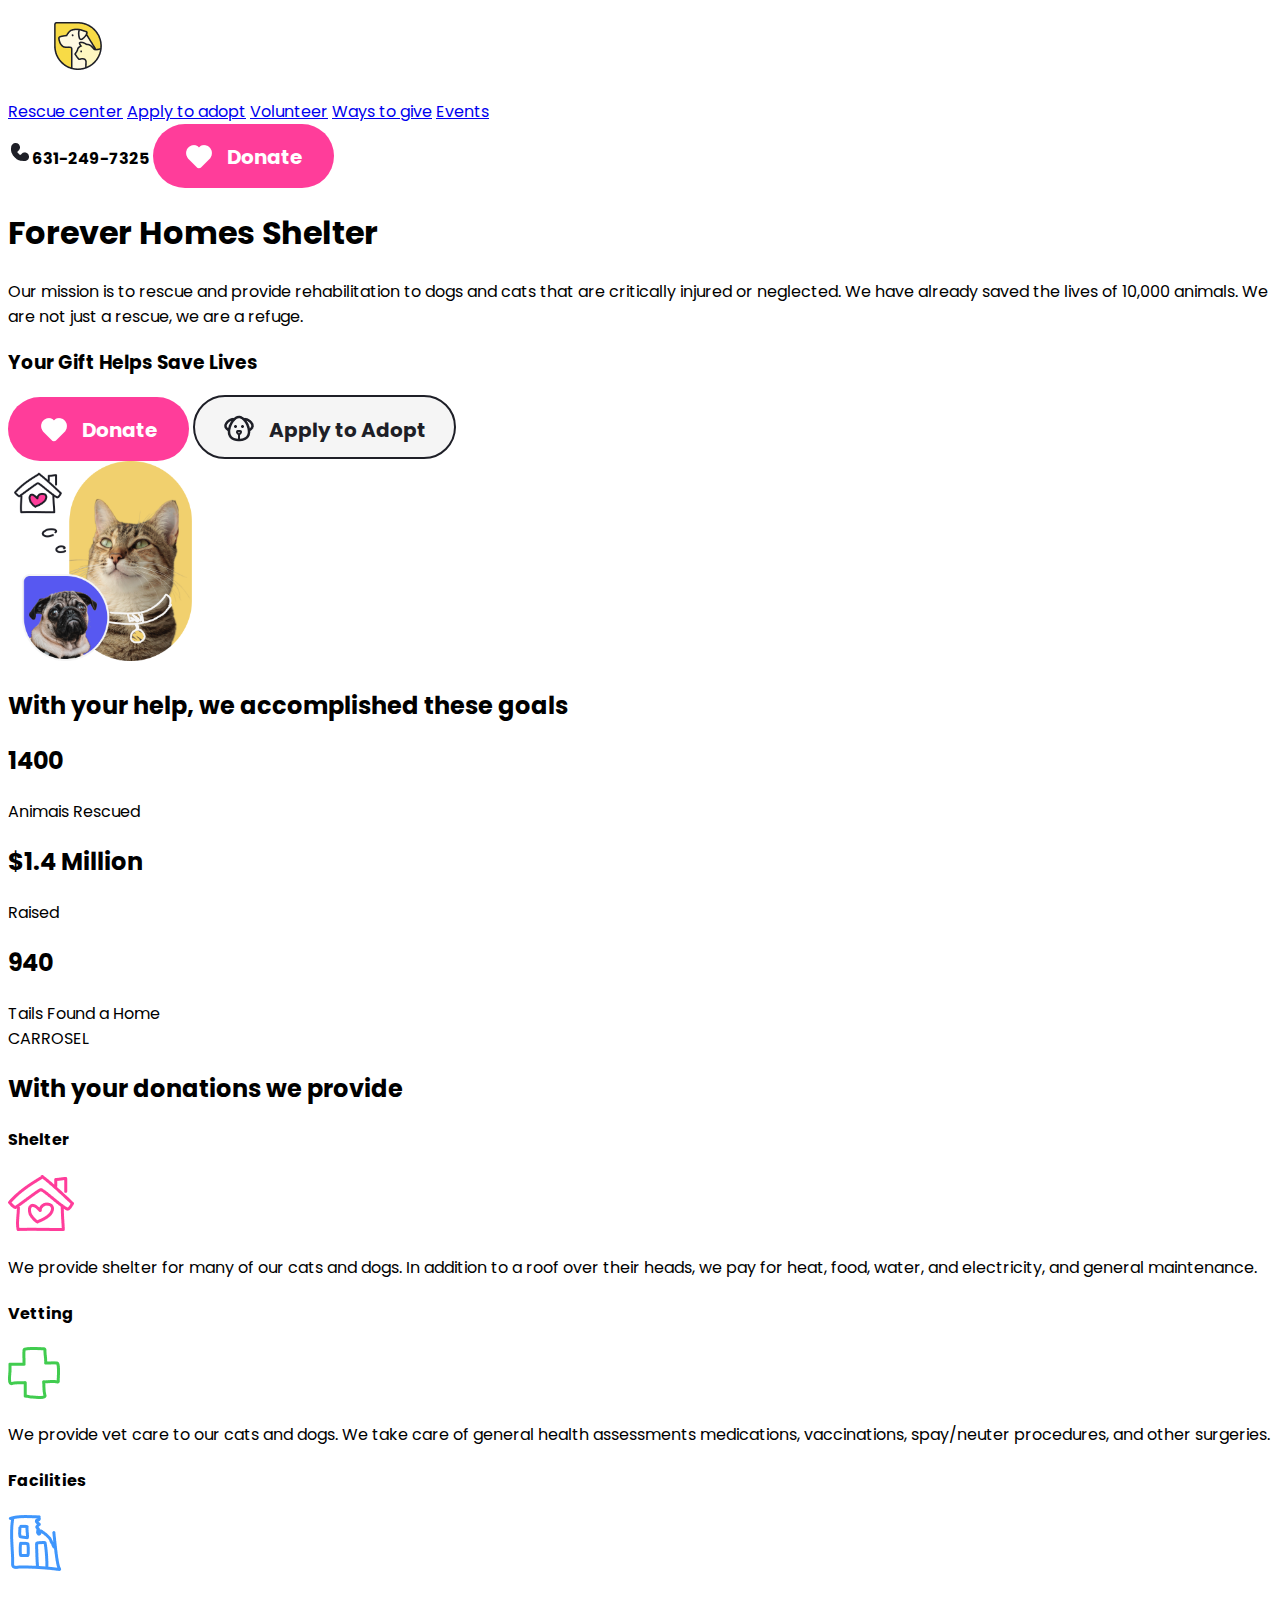
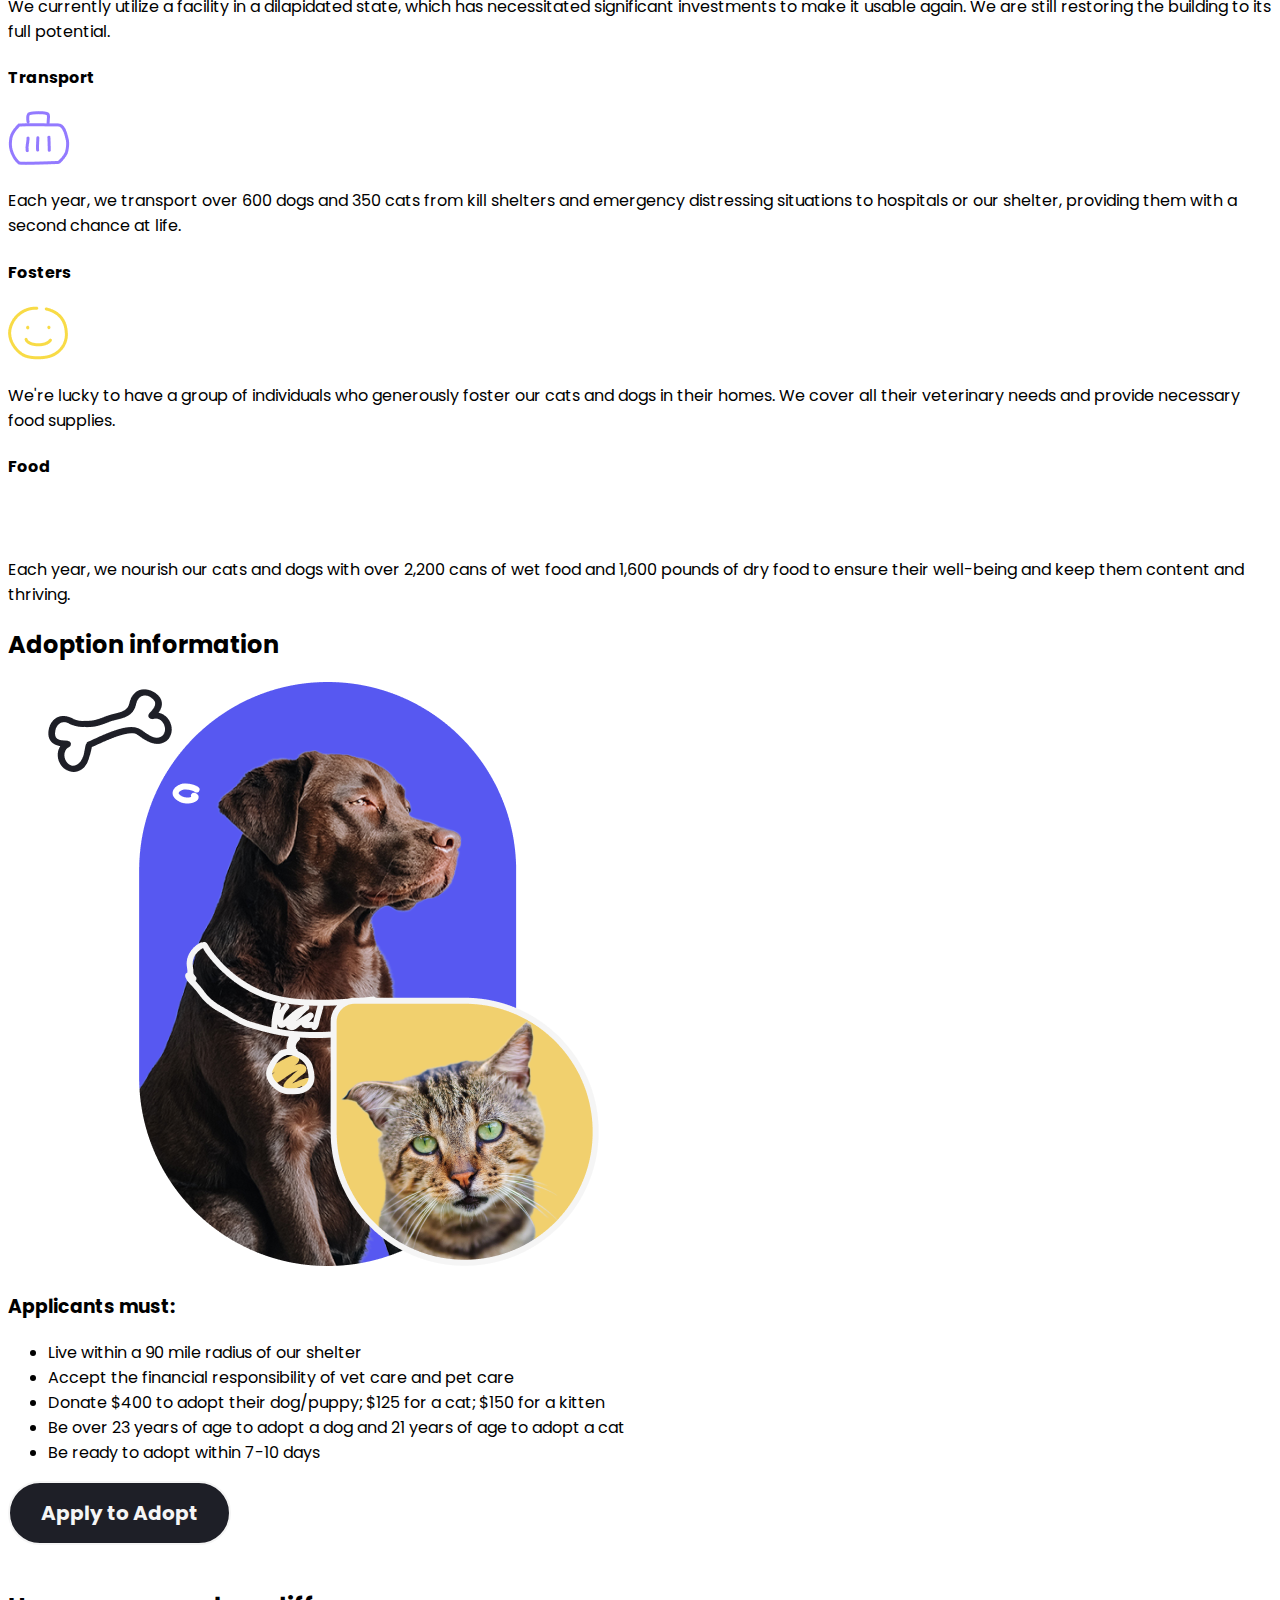
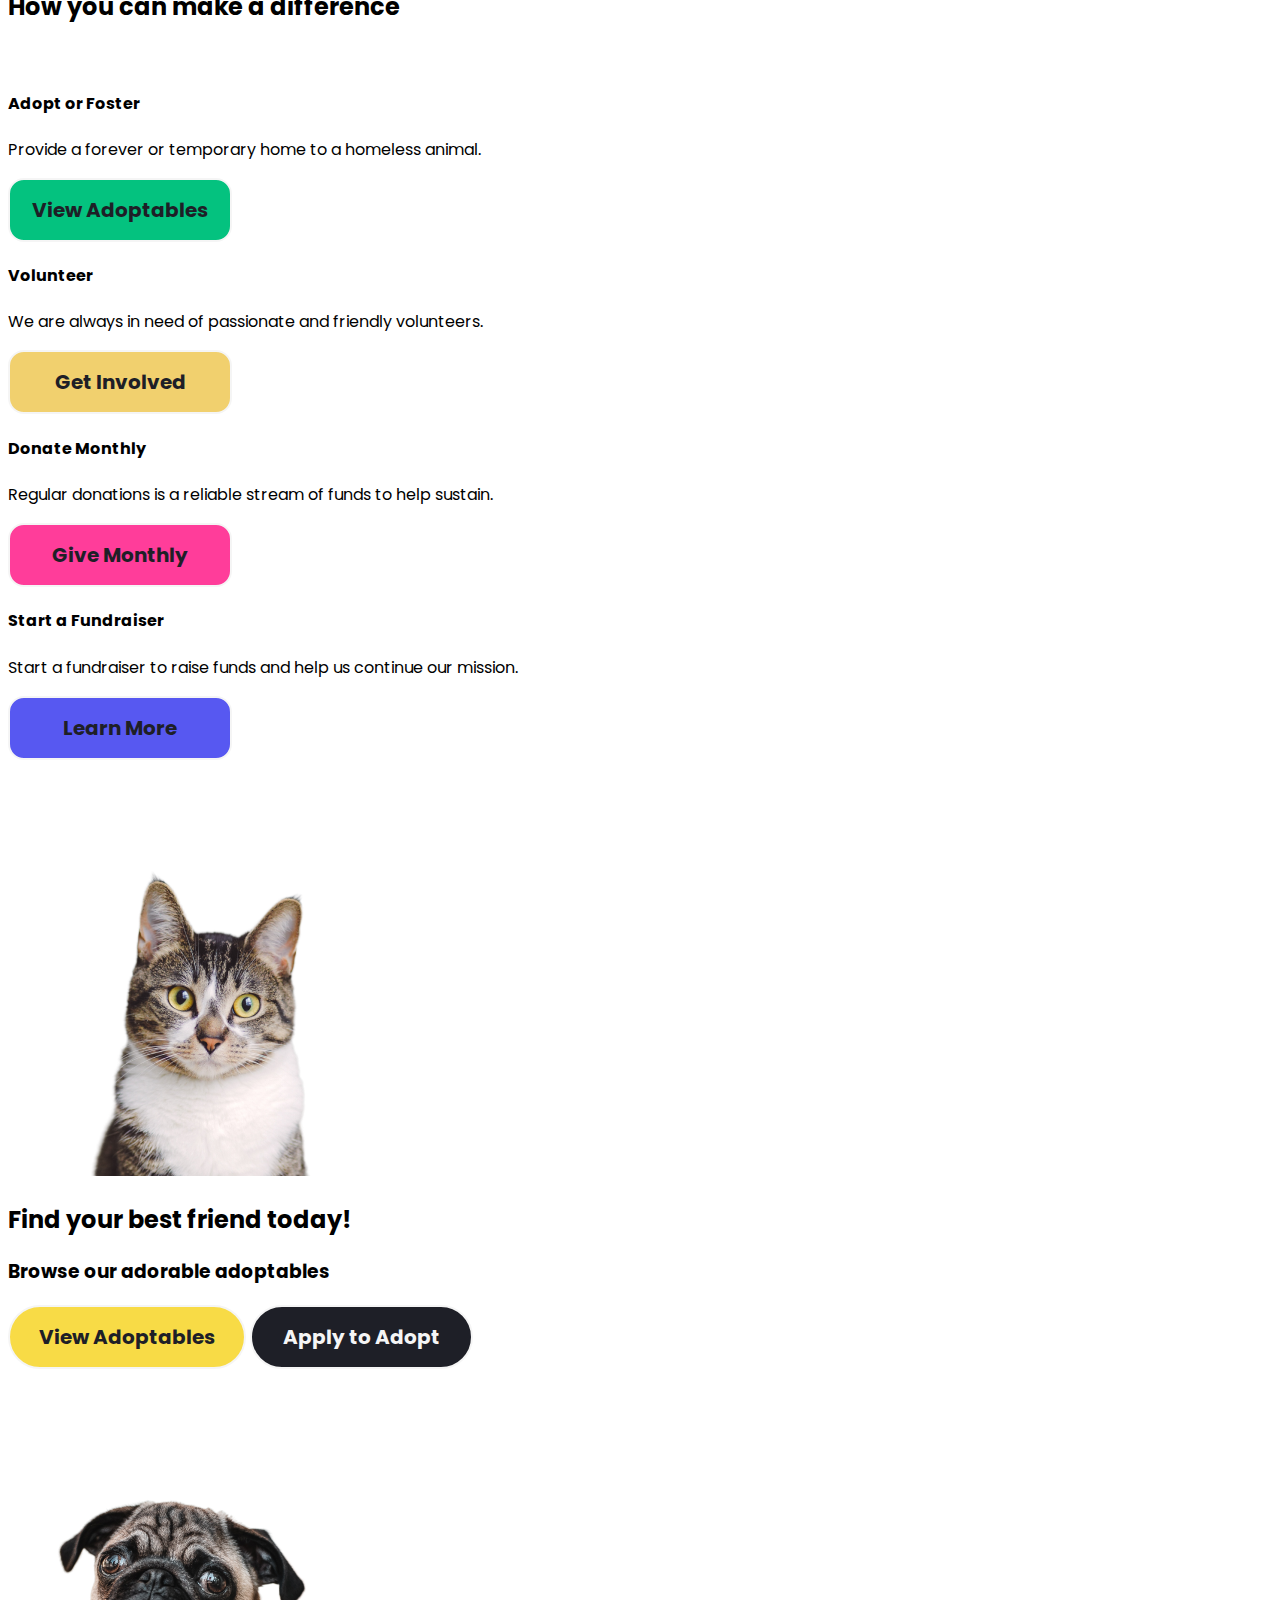
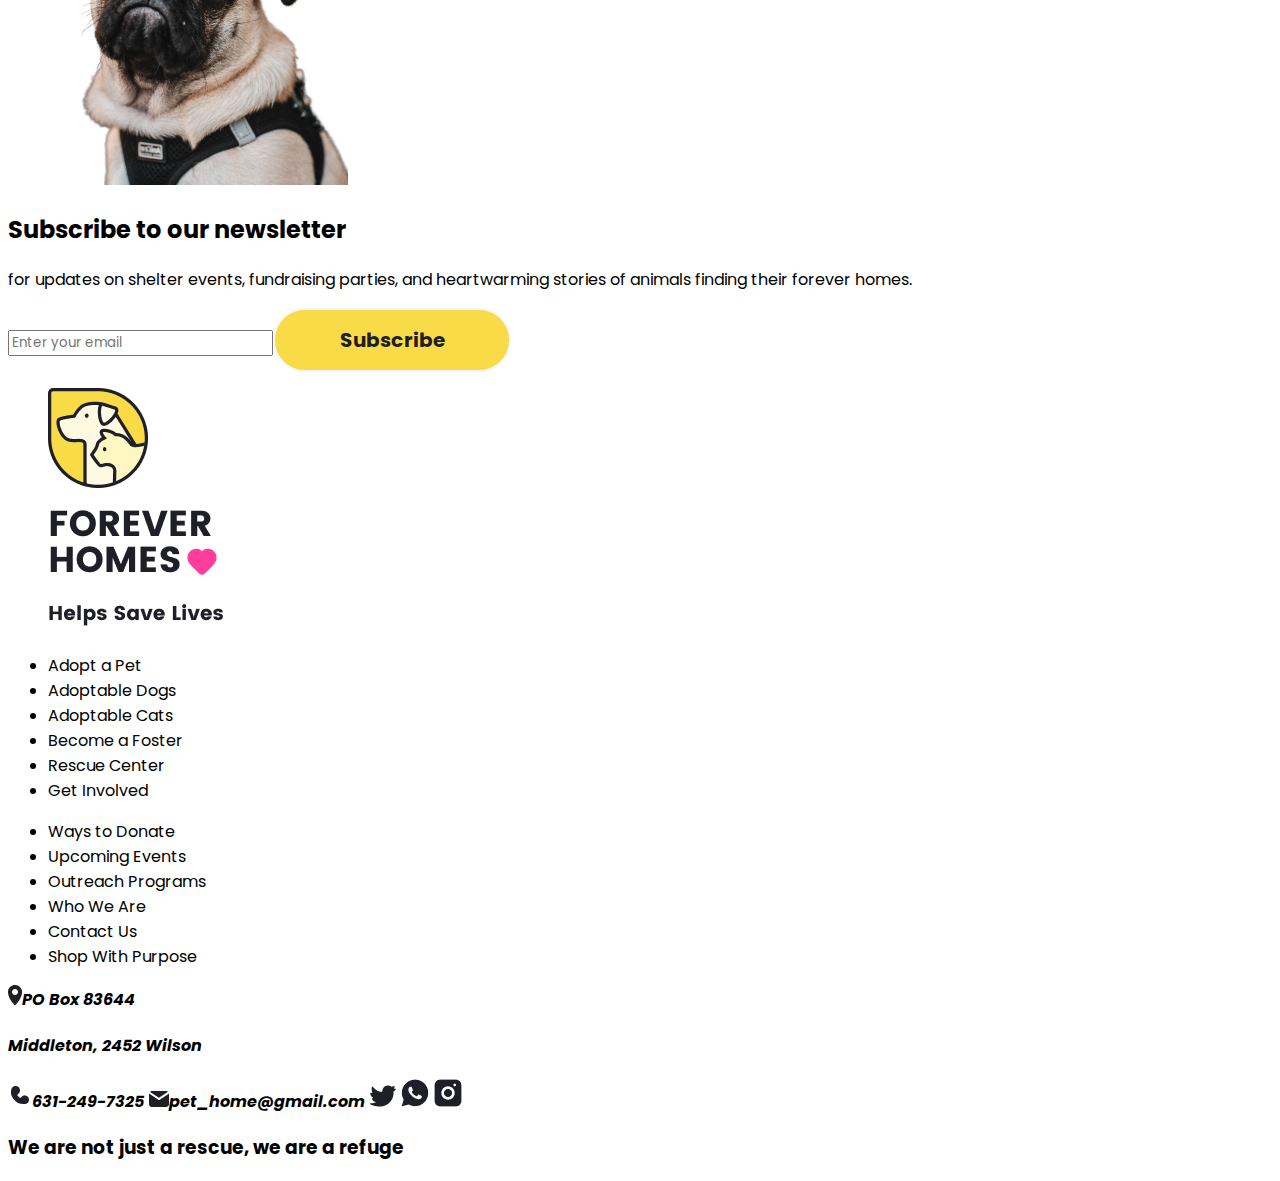
<file: ForeverHomesShelter/home/index.html>
<!DOCTYPE html>
<html>
    <head>
        <title>Forever Homes Shelter</title>
        <meta charset="UTF-8" />
        <meta name="viewport" content="width=device-width, initial-scale=1.0">
        <link rel="preconnect" href="https://fonts.googleapis.com">
        <link rel="preconnect" href="https://fonts.gstatic.com" crossorigin>
        <link href="https://fonts.googleapis.com/css2?family=Montserrat:wght@200&family=Poppins:ital,wght@0,200;1,100&display=swap" rel="stylesheet">
        <link rel="stylesheet" href="css/stylehome.css">
    </head>
    <body>
        <header>
            <figure class="logotipo">
                <img src="img/png/logo.png" alt="logotipo forever homes shelter"/>
            </figure>
            <nav>
                <a class="menuHeader" href="#">Rescue center</a> 
                <a class="menuHeader" href="#">Apply to adopt</a>
                <a class="menuHeader" href="#">Volunteer</a>
                <a class="menuHeader" href="#">Ways to give</a>
                <a class="menuHeader" href="#">Events</a>
            </nav>
            <aside>
                <img class="telefone" src="img/png/telefone.png" alt="telefone"/><h4 class="telefone">631-249-7325</h4>
                <button class="botaoDonate"><img class="iconeCoracao" src="img/png/coracao.png"/>Donate</button>
            </aside>
        </header>
        <main>
            <section>
                <h1>Forever Homes Shelter</h1>
                <p>
                    Our mission is to rescue and provide 
                    rehabilitation to dogs and cats that are 
                    critically injured or neglected. We have 
                    already saved the lives of 10,000 
                    animals. We are not just a rescue, we 
                    are a refuge.
                </p>
                <h3>Your Gift Helps Save Lives</h3>
                <button class="botaoDonate"><img class="iconeCoracao" src="img/png/coracao.png"/>Donate</button>
                <button class="botaoIconApplyToAdopt"><img class="iconeCao" src="img/png/iconeCao.png"/>Apply to Adopt</button>
            </section>
            <section class="caoGatoCasa">
                <img src="img/cao_gato_casa.png" height="200"/>
            </section>
        </main>
        <main>
            <h2>With your help, we accomplished these goals</h2>
            <section><h2>1400</h2><h4></h4>Animais Rescued</section>
            <section><h2>$1.4 Million</h2><h4></h4>Raised</section>
            <section><h2>940</h2><h4></h4>Tails Found a Home</section>
            <section>CARROSEL</section>
        </main>
        <main>
            <h2>With your donations we provide</h2>
            <section>
                <section>
                    <h4>Shelter</h4>
                    <img src="img/png/casinha.png">
                    <p>We provide shelter for many of our cats and dogs. In addition to a roof over their heads, we pay for heat, food, water, and electricity, and general maintenance.</p>
                </section>
                <section>
                    <h4>Vetting</h4>
                    <img src="img/png/cruz.png">
                    <p>We provide vet care to our cats and dogs. We take care of general health assessments medications, vaccinations, spay/neuter procedures, and other surgeries.</p>
                </section>
                <section>
                    <h4>Facilities</h4>
                    <img src="img/png/edificio.png">
                    <p>We currently utilize a facility in a dilapidated state, which has necessitated significant investments to make it usable again. We are still restoring the building to its full potential.</p>
                </section>
                <section>
                    <h4>Transport</h4>
                    <img src="img/png/cestinho.png">
                    <p>Each year, we transport over 600 dogs and 350 cats from kill shelters and emergency distressing situations to hospitals or our shelter, providing them with a second chance at life.</p>
                </section>
                <section>
                    <h4>Fosters</h4>
                    <img src="img/png/carinha.png">
                    <p>We're lucky to have a group of individuals who generously foster our cats and dogs in their homes. We cover all their veterinary needs and provide necessary food supplies.</p>
                </section>
                <section>
                    <h4>Food</h4>
                    <img src="img/png/ossinho.png">
                    <p>Each year, we nourish our  cats and dogs with over 2,200 cans of wet food and 1,600 pounds of dry food to ensure their well-being and keep them content and thriving.</p>
                </section>
            </section>
        </main>
        <main>
            <h2>Adoption information</h2>
            <figure>
                <img src="img/png/imgInfoAdocao.png">
            </figure>
            <section>
                <h3>Applicants must:</h3>
                <ul>
                    <li>Live within a 90 mile radius of our shelter</li>
                    <li>Accept the financial responsibility of vet care and pet care</li>
                    <li>Donate $400 to adopt their dog/puppy; $125 for a cat; $150 for a kitten</li>
                    <li>Be over 23 years of age to adopt a dog and 21 years of age to adopt a cat</li>
                    <li>Be ready to adopt within 7-10 days</li>
                </ul>
                <button class="botaoApplyToAdopt">Apply to Adopt</button>
            </section>
        </main>
        <main>
            <section>
                <img><h2>How you can make a difference</h2><img>
            </section>
            <section>
                <section>
                    <h4>Adopt or Foster</h4>
                    <p>Provide a forever or temporary home to a homeless animal.</p>    
                    <button class="botaoRaio16GetInvolved">View Adoptables</button>
                </section>
                <section>
                    <h4>Volunteer</h4>
                    <p>We are always in need of passionate and friendly volunteers.</p>    
                    <button class="botaoGetInvolved">Get Involved</button>
                </section>
                <section>
                    <h4>Donate Monthly</h4>
                    <p>Regular donations is a reliable stream of funds to help sustain.</p>    
                    <button class="botaoGiveMonthly">Give Monthly</button>
                </section>
                <section>
                    <h4>Start a Fundraiser</h4>
                    <p>Start a fundraiser to raise funds and help us continue our mission.</p>    
                    <button class="botaoLearnMore">Learn More</button>
                </section>
            </section>
        </main>
        <main>
            <figure>
                <img src="img/png/Cat-Img.png">
            </figure>
            <section>
                <h2>Find your best friend today!</h2>
                <h3>Browse our adorable adoptables</h3>
                <button class="botaoViewAdoptables">View Adoptables</button>
                <button class="botaoApplyToAdopt">Apply to Adopt</button>
            </section>
            <figure>
                <img src="img/png/Dog_Img.png">
            </figure>
        </main>
        <main>
            <section>
                <h2>Subscribe to our newsletter</h2>
                <p>for updates on shelter events, fundraising parties, and heartwarming stories of animals finding their forever homes.</p>
                <input type="email" placeholder="Enter your email"><button class="botaoSubscribe">Subscribe</button>
            </section>
        </main>
        <footer>
            <figure><img src="img/png/logoFooter.png"></figure>
            <section>
                <ul>
                    <li>Adopt a Pet</li>
                    <li>Adoptable Dogs</li>
                    <li>Adoptable Cats</li>
                    <li>Become a Foster</li>
                    <li>Rescue Center</li>
                    <li>Get Involved</li>
                </ul>
            </section>
            <section>
                <ul>
                    <li>Ways to Donate</li>
                    <li>Upcoming Events</li>
                    <li>Outreach Programs</li>
                    <li>Who We Are</li>
                    <li>Contact Us</li>
                    <li>Shop With Purpose</li>
                </ul>
            </section>
            <address>
                <img class="telefone" src="img/png/iconeLocal.png" alt="local"/><h4 class="telefone">PO Box 83644</h4>
                <h4>Middleton, 2452 Wilson</h4>
                <img class="telefone" src="img/png/telefone.png" alt="telefone"/><h4 class="telefone">631-249-7325</h4>
                <img class="telefone" src="img/png/iconeEmail.png" alt="email"/><h4 class="telefone">pet_home@gmail.com</h4>
                <img class="telefone" src="img/png/iconeTwitter.png" alt="iconeTwitter"/>
                <img class="telefone" src="img/png/iconeWhatsApp.png" alt="iconeWhatsApp"/>
                <img class="telefone" src="img/png/iconeInstagram.png" alt="iconeInstagram"/>
            </address>
        </footer>
        <section>
            <H3>​We are not just a rescue, we are a refuge</H3>
        </section>
    </body>
</html>
</file>
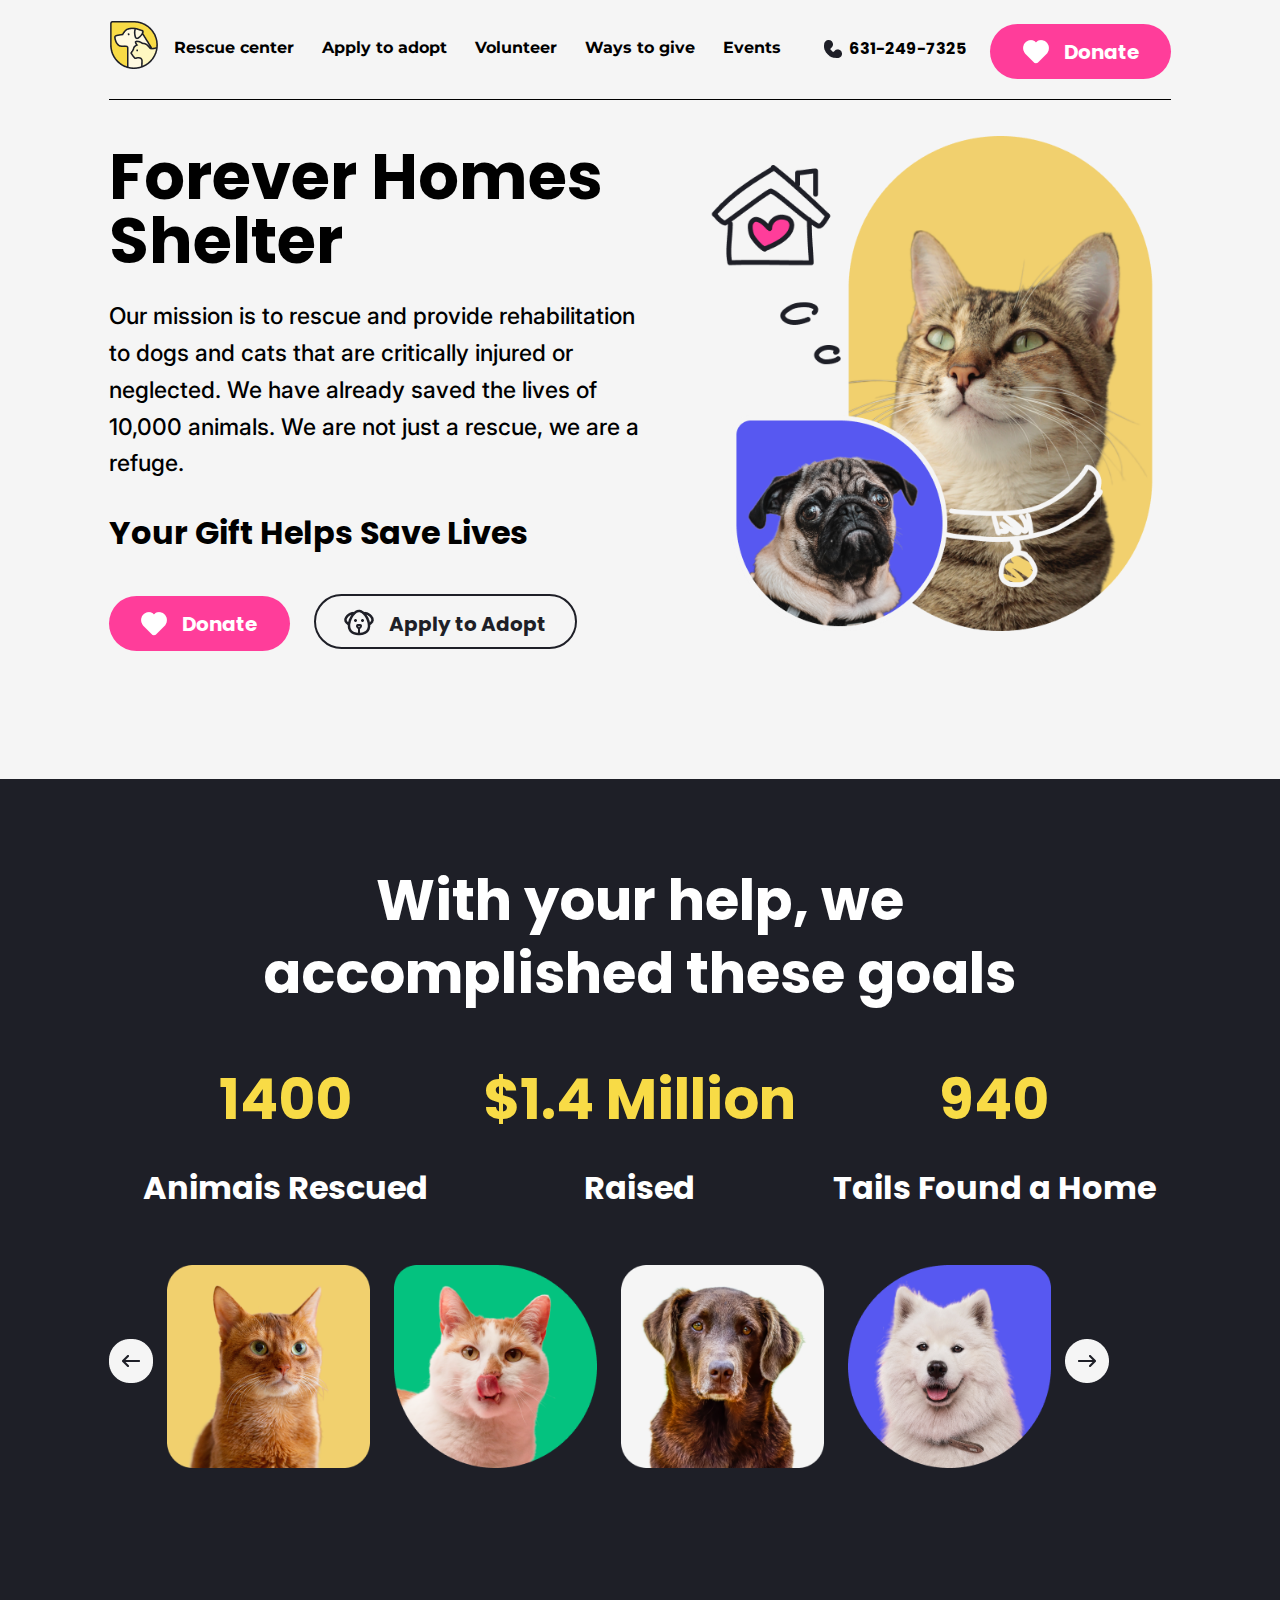
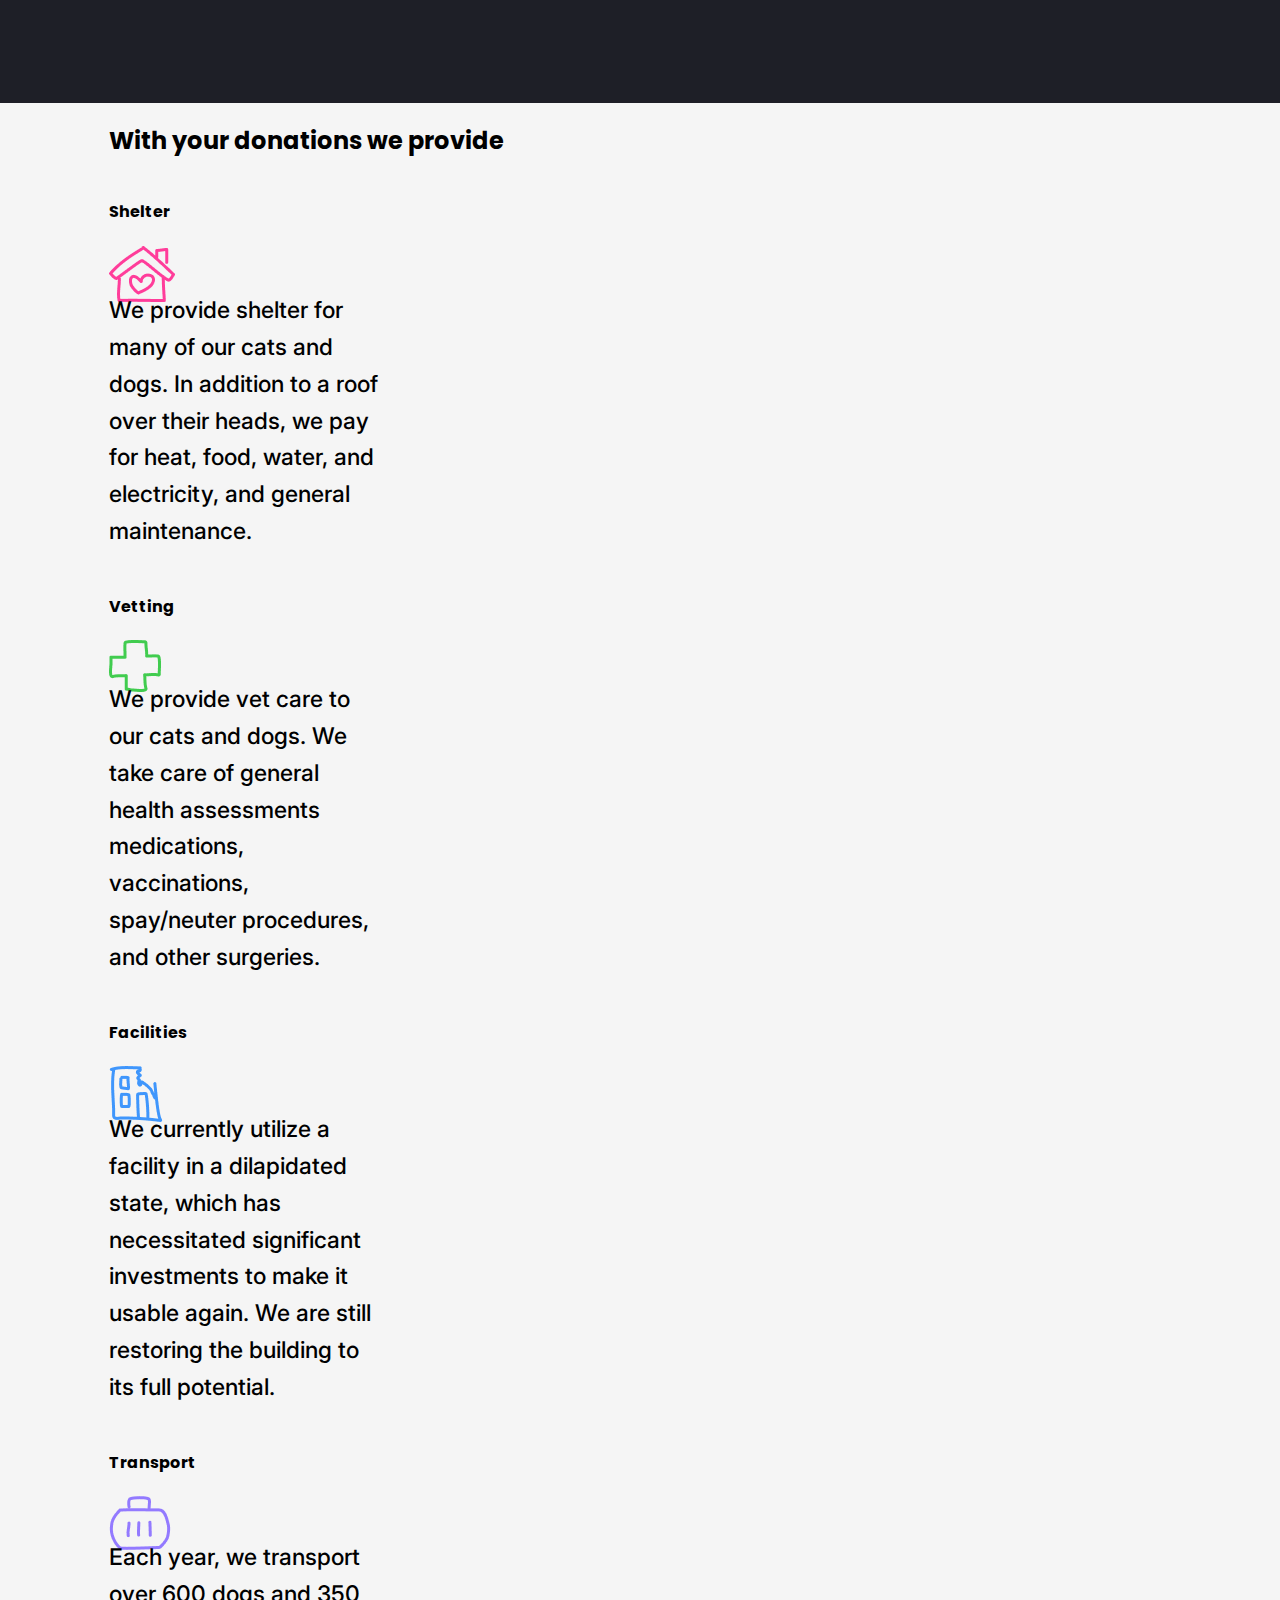
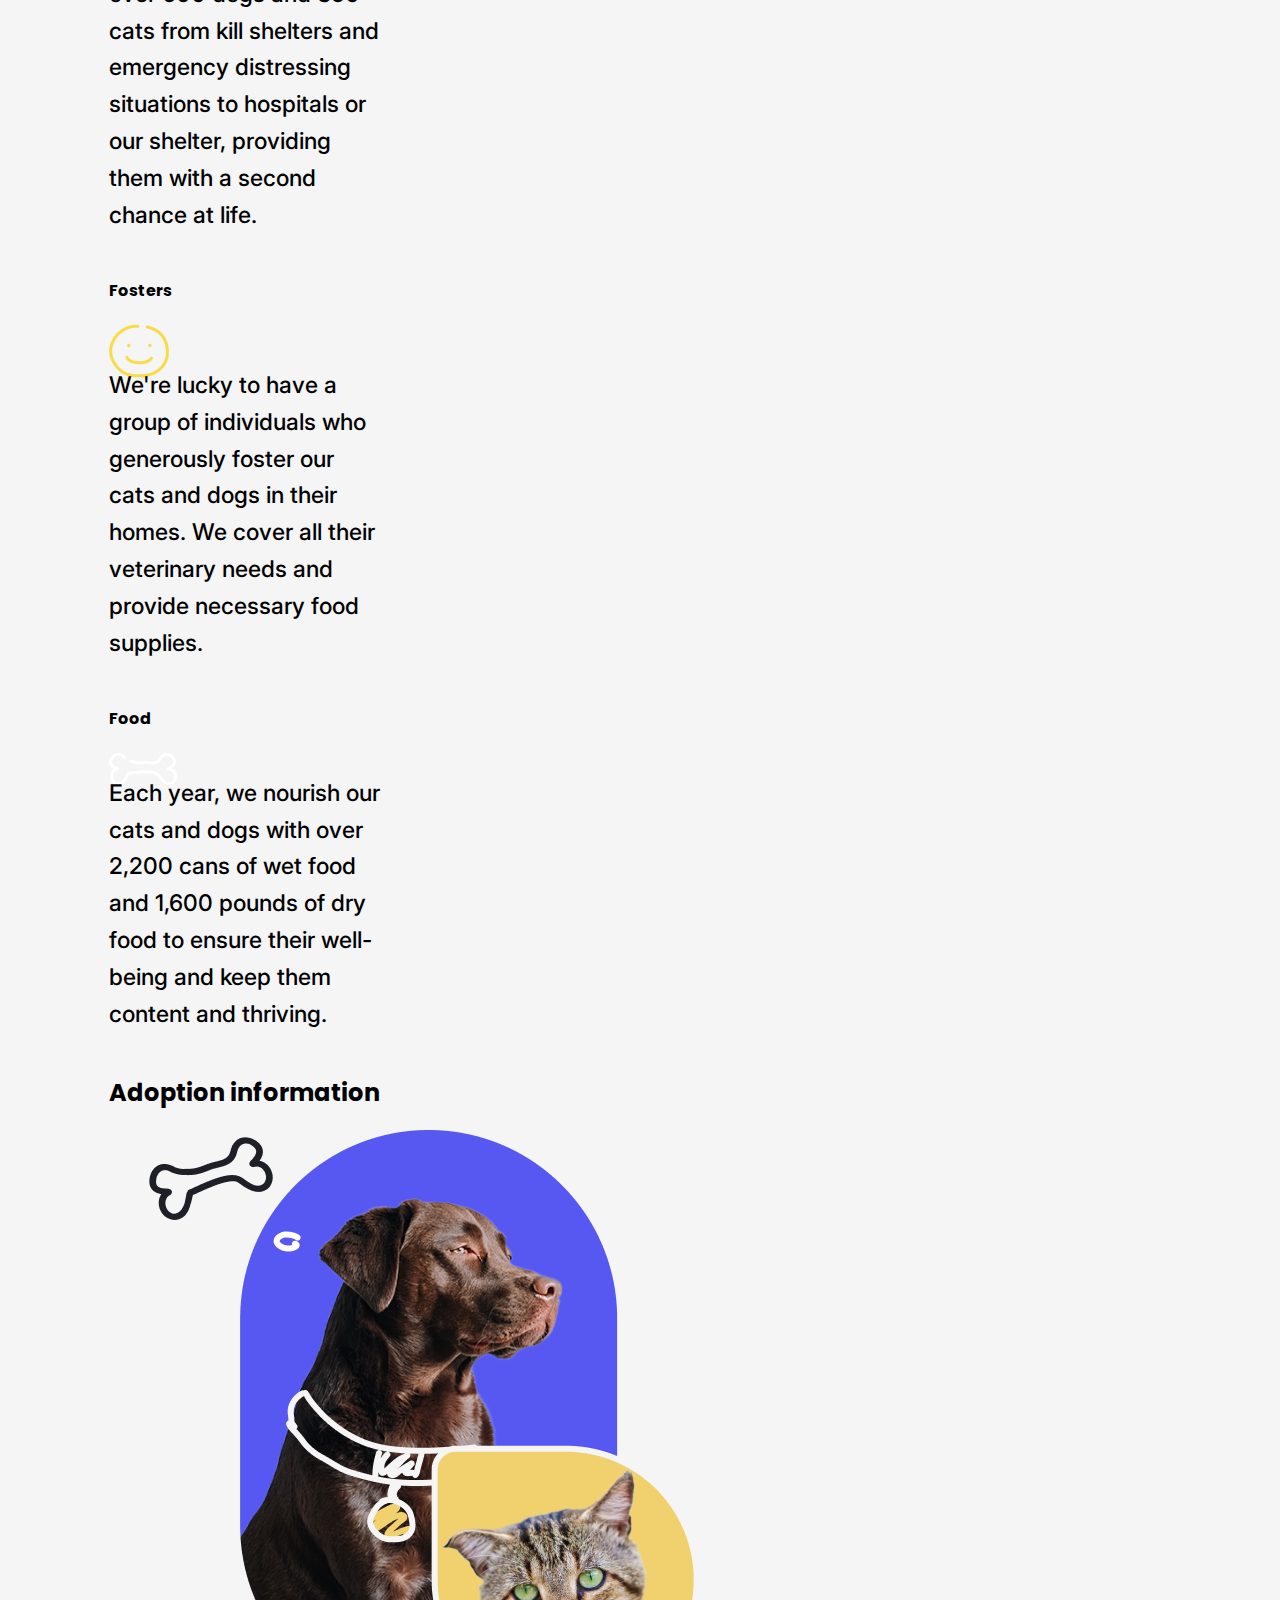
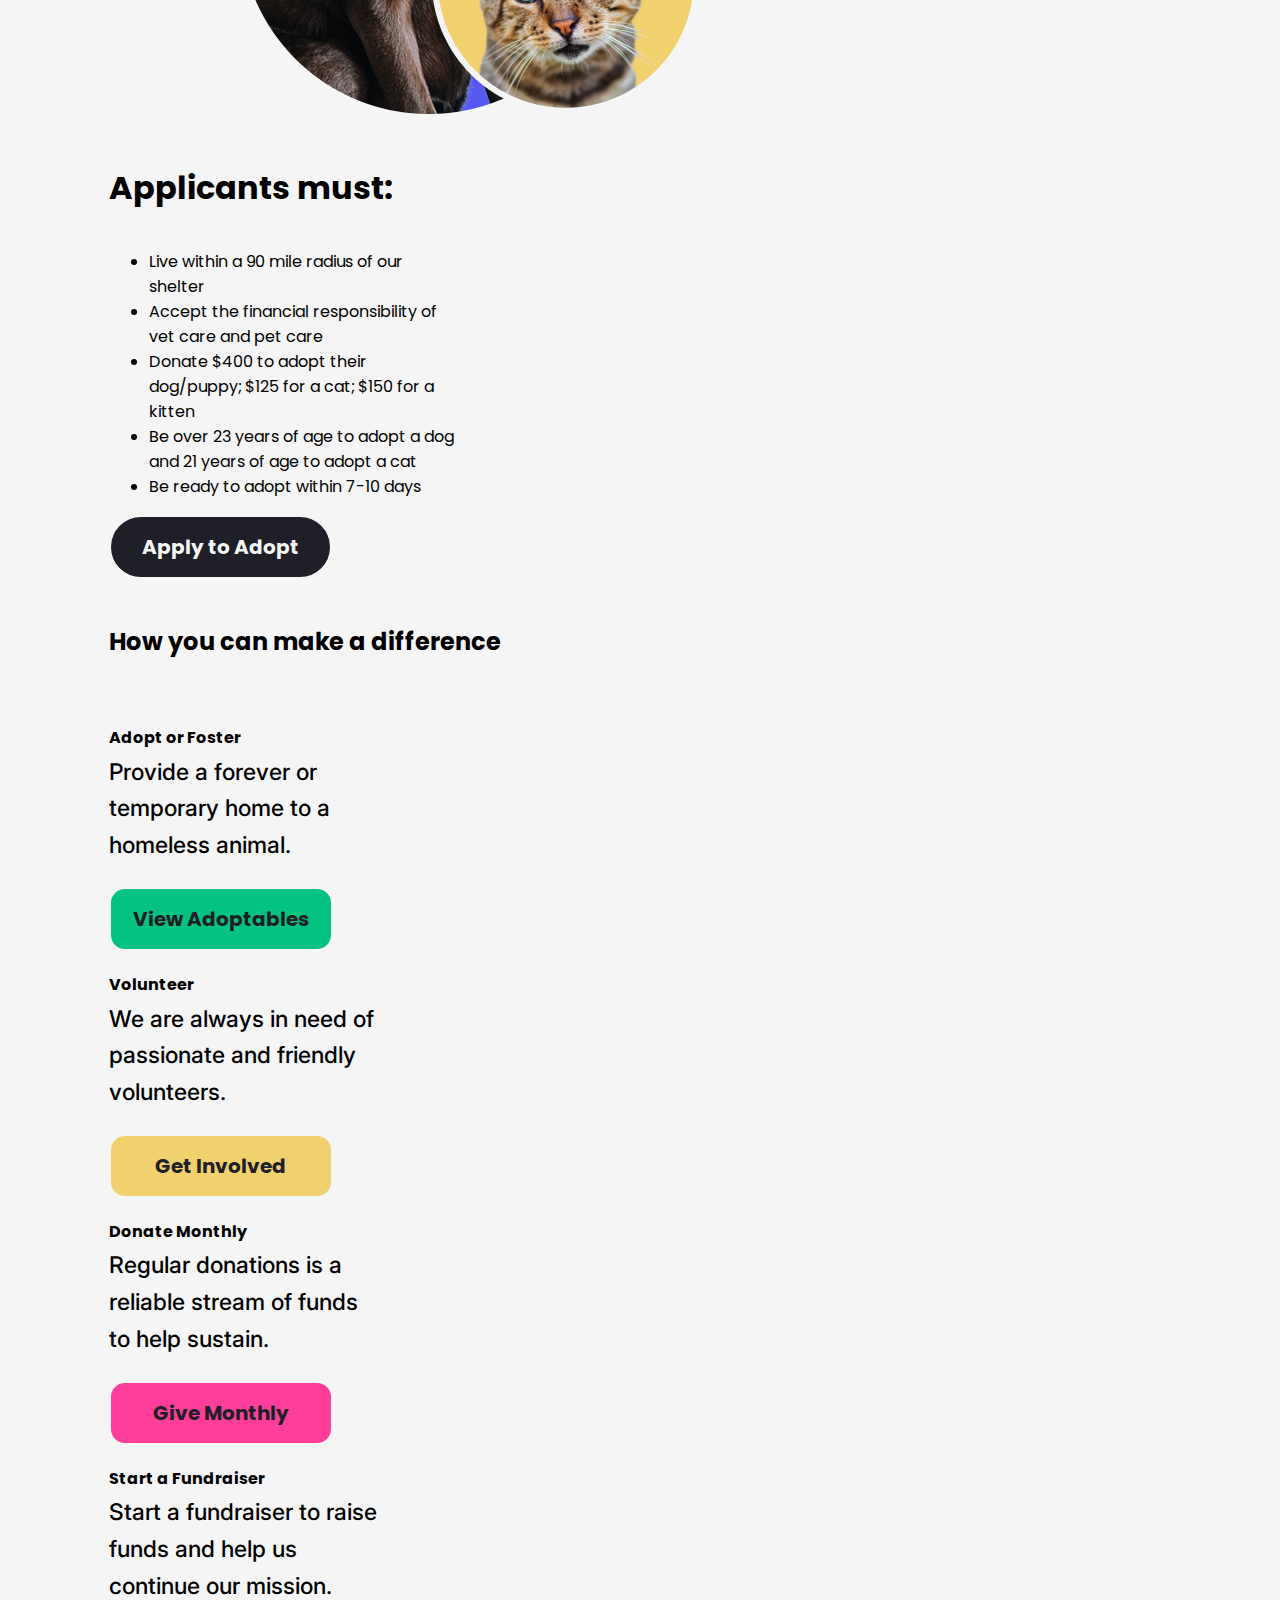
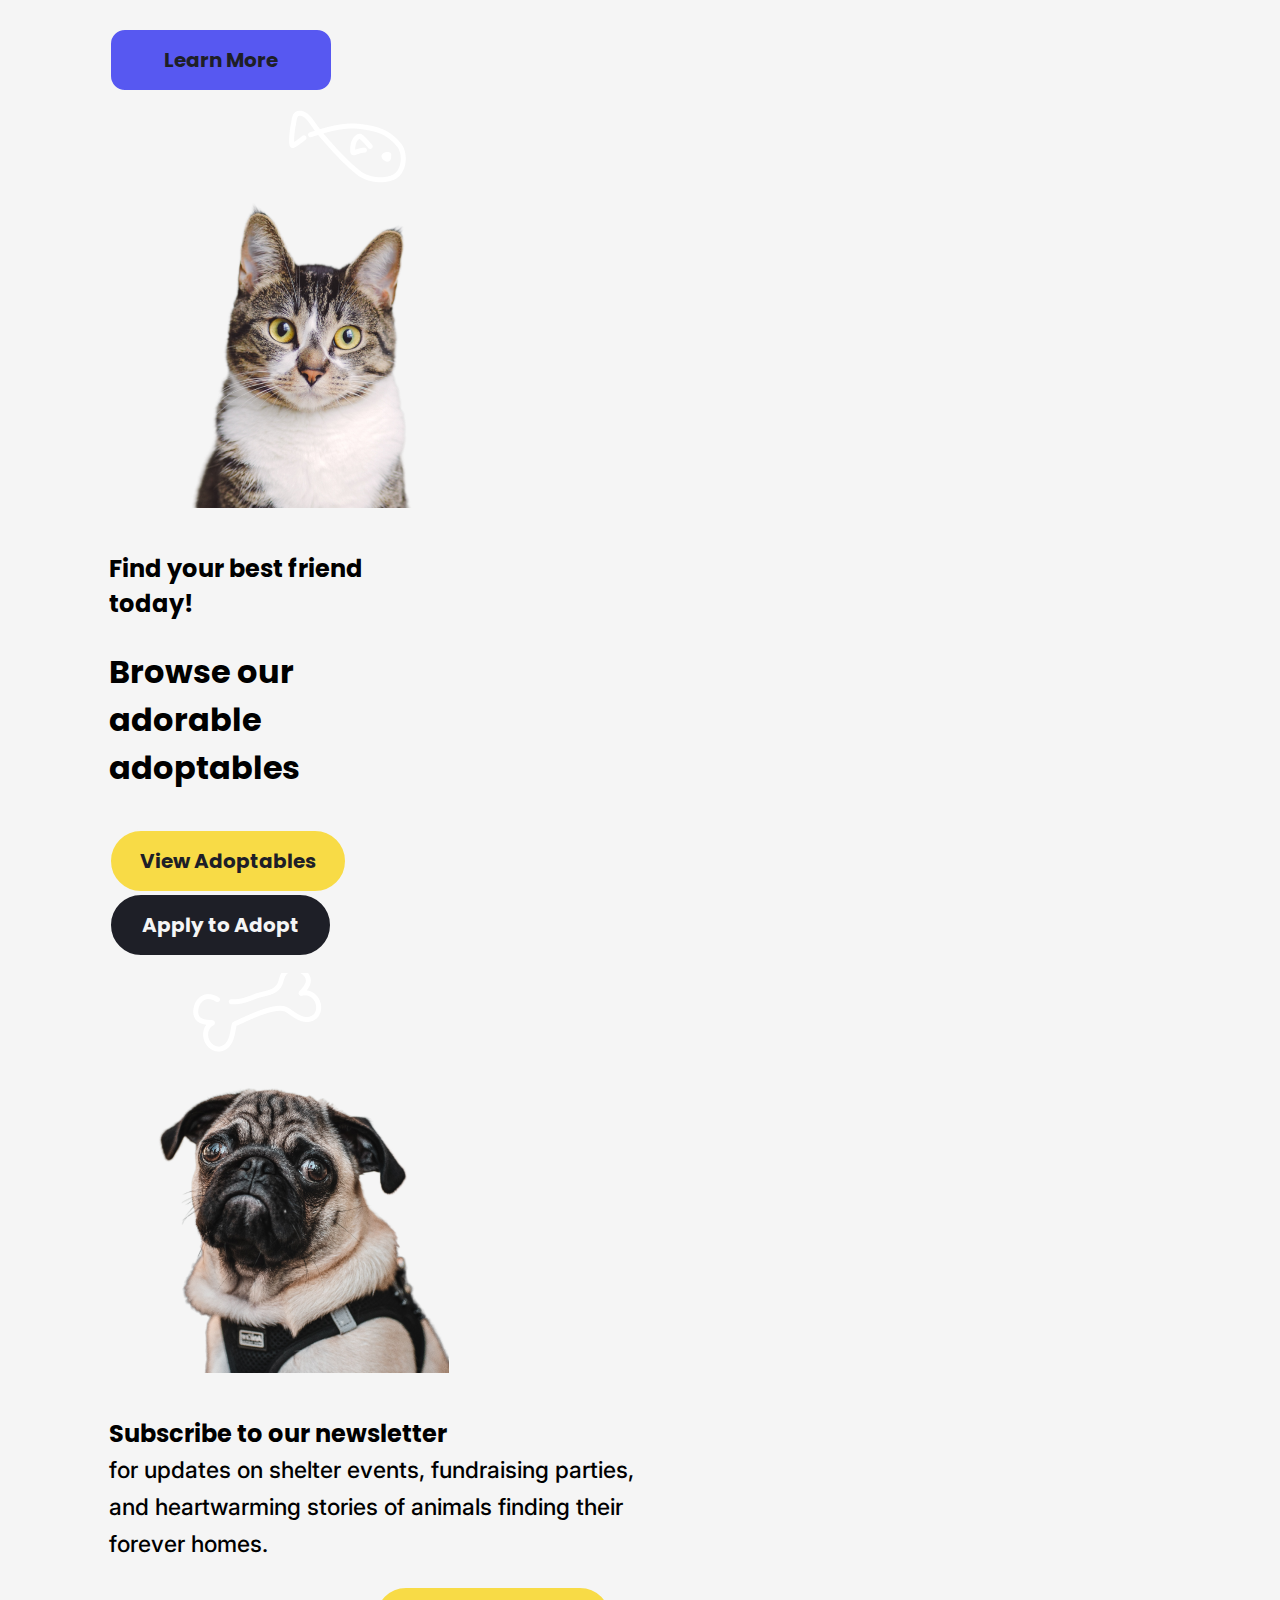
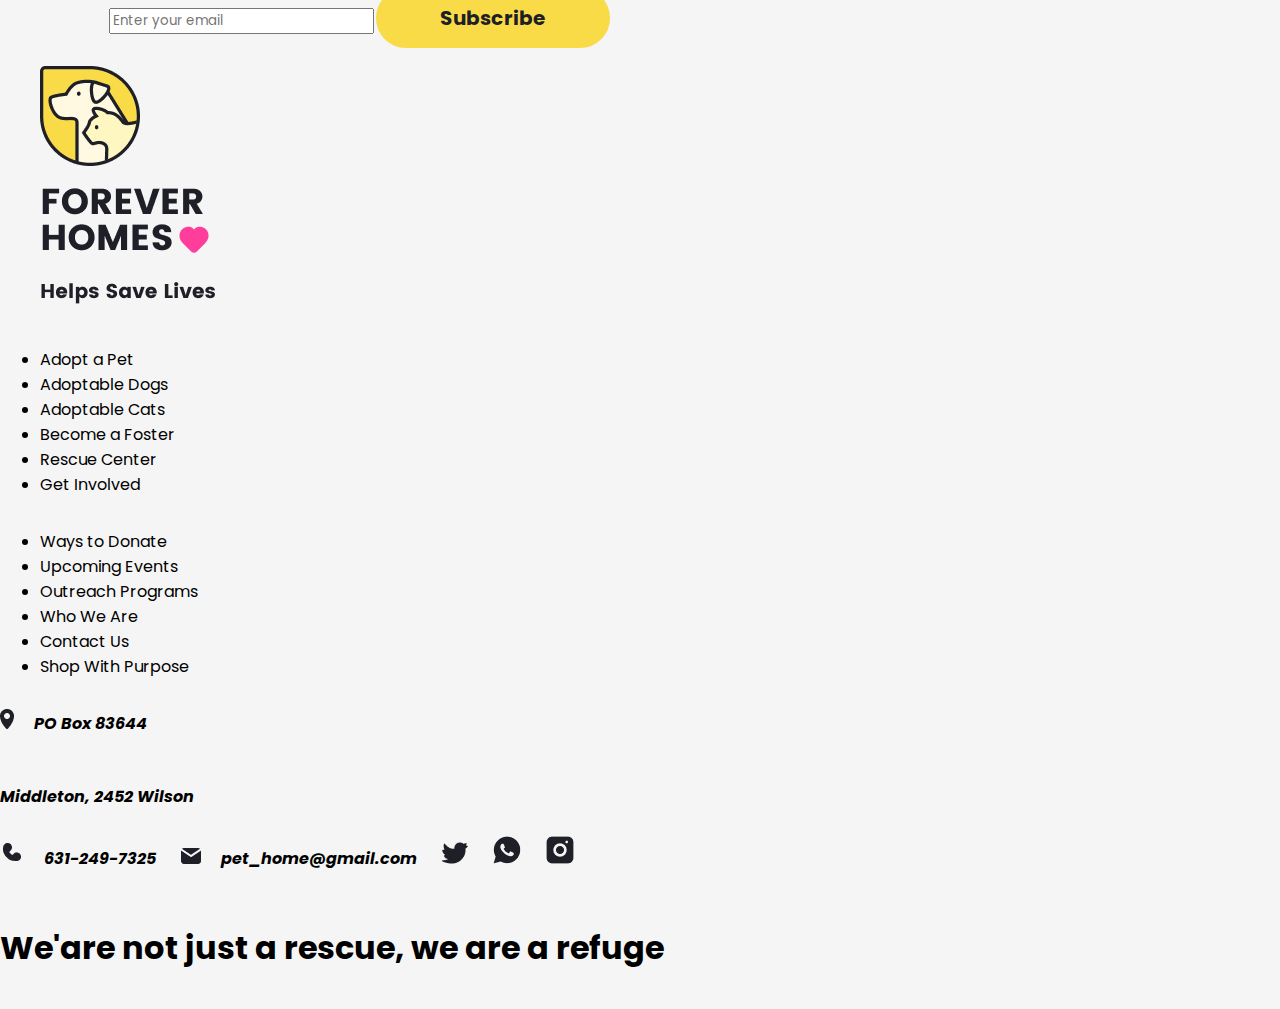
<file: ForeverHomesShelter/pages/index.html>
<!DOCTYPE html>
<html>
    <head>
        <title>Forever Homes Shelter</title>
        <meta charset="UTF-8" />
        <meta name="viewport" content="width=device-width, initial-scale=1.0">
        <link rel="preconnect" href="https://fonts.googleapis.com">
        <link rel="preconnect" href="https://fonts.gstatic.com" crossorigin>
        <link href="https://fonts.googleapis.com/css2?family=Montserrat:wght@600;700&family=Poppins:wght@700&display=swap" rel="stylesheet">
        <link rel="preconnect" href="https://fonts.googleapis.com">
        <link rel="preconnect" href="https://fonts.gstatic.com" crossorigin>
        <link href="https://fonts.googleapis.com/css2?family=Inter:wght@500;700&family=Montserrat:wght@600;700&family=Poppins:wght@700&display=swap" rel="stylesheet">
        <link rel="stylesheet" href="../css/styles.css">
    </head>
    <body>
        <header>
            <figure class="logotipo">
                <img src="../img/png/logo.png" alt="logotipo forever homes shelter"/>
            </figure>
            <nav>
                <a class="menuHeader" href="#">Rescue center</a> 
                <a class="menuHeader" href="#">Apply to adopt</a>
                <a class="menuHeader" href="#">Volunteer</a>
                <a class="menuHeader" href="#">Ways to give</a>
                <a class="menuHeader" href="#">Events</a>
            </nav>
            <aside>
                <img class="iconeFone" src="../img/png/fone.png" alt="telefone"/><h4 class="telefone">631-249-7325</h4>
                <!--<button class="botaoDonate" onclick="window.location.href = 'donate.html';"><img class="iconeCoracao" src="../img/png/coracao.png"/>Donate</button>-->
                <button class="botaoDonate" onclick="exibeModalDonate()"><img class="iconeCoracao" src="../img/png/coracao.png"/>Donate</button>
            </aside>
        </header>
        <main>
            <section>
                <h1>Forever Homes Shelter</h1>
                <p>
                    Our mission is to rescue and provide 
                    rehabilitation to dogs and cats that are 
                    critically injured or neglected. We have 
                    already saved the lives of 10,000 
                    animals. We are not just a rescue, we 
                    are a refuge.
                </p>
                <h3>Your Gift Helps Save Lives</h3>
                <button class="botaoDonate" onclick="exibeModalDonate()"><img class="iconeCoracao" src="../img/png/coracao.png"/>Donate</button>
                <button class="botaoIconApplyToAdopt" onclick="window.location.href = 'adopt.html';"><img class="iconeCao" src="../img/png/iconeCao.png"/>Apply to Adopt</button>
            </section>
            <section class="caoGatoCasa">
                <img src="../img/png/cao_gato_casa.png" width="470"/>
            </section>
        </main>
        <main class="statsBlock">
            <section class="statsBlockContent">
                <h2>With your help, we accomplished these goals</h2>
                <section><h2>1400</h2><h2>$1.4 Million</h2><h2>940</h2></section>
                <section><h4>Animais Rescued</h4><h4>Raised</h4><h4>Tails Found a Home</h4></section>
                <section class="carrossel">
                    <!--<h3 onclick="carrosselEsq();" style="cursor: pointer"><---</h3>
                    <button onclick="carrosselDir();"></button>-->
                    <img onclick="carrosselEsq();" style="cursor: pointer; padding: 8% 0 8% 0;" src="../img/png/Arrow_Left.png"/>
                    <img id="img001" src="../img/png/bob.png"/>
                    <img id="img002" src="../img/png/clorinde.png"/>
                    <img id="img003" src="../img/png/roney.png"/>
                    <img id="img004" src="../img/png/flocks.png"/>
                    <img onclick="carrosselDir();" style="cursor: pointer; padding: 8% 0 8% 0;" src="../img/png/Arrow_Right.png"/>
                </section>
            </section>
        </main>
        <main>
            <h2>With your donations we provide</h2>
            <section>
                <section>
                    <h4>Shelter</h4>
                    <img src="../img/png/casinha.png">
                    <p>We provide shelter for many of our cats and dogs. In addition to a roof over their heads, we pay for heat, food, water, and electricity, and general maintenance.</p>
                </section>
                <section>
                    <h4>Vetting</h4>
                    <img src="../img/png/cruz.png">
                    <p>We provide vet care to our cats and dogs. We take care of general health assessments medications, vaccinations, spay/neuter procedures, and other surgeries.</p>
                </section>
                <section>
                    <h4>Facilities</h4>
                    <img src="../img/png/edificio.png">
                    <p>We currently utilize a facility in a dilapidated state, which has necessitated significant investments to make it usable again. We are still restoring the building to its full potential.</p>
                </section>
                <section>
                    <h4>Transport</h4>
                    <img src="../img/png/cestinho.png">
                    <p>Each year, we transport over 600 dogs and 350 cats from kill shelters and emergency distressing situations to hospitals or our shelter, providing them with a second chance at life.</p>
                </section>
                <section>
                    <h4>Fosters</h4>
                    <img src="../img/png/carinha.png">
                    <p>We're lucky to have a group of individuals who generously foster our cats and dogs in their homes. We cover all their veterinary needs and provide necessary food supplies.</p>
                </section>
                <section>
                    <h4>Food</h4>
                    <img src="../img/png/ossinho.png">
                    <p>Each year, we nourish our  cats and dogs with over 2,200 cans of wet food and 1,600 pounds of dry food to ensure their well-being and keep them content and thriving.</p>
                </section>
            </section>
        </main>
        <main>
            <h2>Adoption information</h2>
            <figure>
                <img src="../img/png/imgInfoAdocao.png">
            </figure>
            <section>
                <h3>Applicants must:</h3>
                <ul>
                    <li>Live within a 90 mile radius of our shelter</li>
                    <li>Accept the financial responsibility of vet care and pet care</li>
                    <li>Donate $400 to adopt their dog/puppy; $125 for a cat; $150 for a kitten</li>
                    <li>Be over 23 years of age to adopt a dog and 21 years of age to adopt a cat</li>
                    <li>Be ready to adopt within 7-10 days</li>
                </ul>
                <button class="botaoApplyToAdopt">Apply to Adopt</button>
            </section>
        </main>
        <main>
            <section>
                <img><h2>How you can make a difference</h2><img>
            </section>
            <section>
                <section>
                    <h4>Adopt or Foster</h4>
                    <p>Provide a forever or temporary home to a homeless animal.</p>    
                    <button class="botaoRaio16ViewAdoptables" onclick="window.location.href = 'adoptable.html';">View Adoptables</button>
                </section>
                <section>
                    <h4>Volunteer</h4>
                    <p>We are always in need of passionate and friendly volunteers.</p>    
                    <button class="botaoGetInvolved">Get Involved</button>
                </section>
                <section>
                    <h4>Donate Monthly</h4>
                    <p>Regular donations is a reliable stream of funds to help sustain.</p>    
                    <button class="botaoGiveMonthly">Give Monthly</button>
                </section>
                <section>
                    <h4>Start a Fundraiser</h4>
                    <p>Start a fundraiser to raise funds and help us continue our mission.</p>    
                    <button class="botaoLearnMore">Learn More</button>
                </section>
            </section>
        </main>
        <main>
            <figure>
                <img src="../img/png/Cat-Img.png">
            </figure>
            <section>
                <h2>Find your best friend today!</h2>
                <h3>Browse our adorable adoptables</h3>
                <button class="botaoViewAdoptables" onclick="window.location.href = 'adoptable.html';">View Adoptables</button>
                <button class="botaoApplyToAdopt">Apply to Adopt</button>
            </section>
            <figure>
                <img src="../img/png/Dog_Img.png">
            </figure>
        </main>
        <main>
            <section>
                <form action="success.html">
                    <h2>Subscribe to our newsletter</h2>
                    <p>for updates on shelter events, fundraising parties, and heartwarming stories of animals finding their forever homes.</p>
                    <input type="email" placeholder="Enter your email"><button class="botaoSubscribe" type="submit" onclick="window.location.href = 'success.html';">Subscribe</button>
                </form>
            </section>
        </main>
        <footer>
            <figure><img src="../img/png/logoFooter.png"></figure>
            <section>
                <ul>
                    <li>Adopt a Pet</li>
                    <li>Adoptable Dogs</li>
                    <li>Adoptable Cats</li>
                    <li>Become a Foster</li>
                    <li>Rescue Center</li>
                    <li>Get Involved</li>
                </ul>
            </section>
            <section>
                <ul>
                    <li>Ways to Donate</li>
                    <li>Upcoming Events</li>
                    <li>Outreach Programs</li>
                    <li>Who We Are</li>
                    <li>Contact Us</li>
                    <li>Shop With Purpose</li>
                </ul>
            </section>
            <address>
                <img class="telefone" src="../img/png/iconeLocal.png" alt="local"/><h4 class="telefone">PO Box 83644</h4>
                <h4>Middleton, 2452 Wilson</h4>
                <img class="telefone" src="../img/png/telefone.png" alt="telefone"/><h4 class="telefone">631-249-7325</h4>
                <img class="telefone" src="../img/png/iconeEmail.png" alt="email"/><h4 class="telefone">pet_home@gmail.com</h4>
                <img class="telefone" src="../img/png/iconeTwitter.png" alt="iconeTwitter"/>
                <img class="telefone" src="../img/png/iconeWhatsApp.png" alt="iconeWhatsApp"/>
                <img class="telefone" src="../img/png/iconeInstagram.png" alt="iconeInstagram"/>
            </address>
        </footer>
        <section>
            <H3>We'are not just a rescue, we are a refuge</H3>
        </section>
        <!--MODAL-->
        <div class="modalDonate" id="modalDonate">
            <h2>Choose your Donate</h2>
            <form action="success.html">
                <p>
                    <label class="lblColor">EMAIL<span>*</span></label></br>
                    <input type="email" placeholder="youremail@here|"/>
                </p>
                <p>
                    <label class="lblColor">HOW MUCH CAN YOU HELP?<span>*</span></label></br>
                    <input type="text" placeholder="R$ 95,00" />
                </p>
                <p>
                    <label class="lblColor">PAYMENT METHOD<span>*</span></label></br>
                    <label for="pix">Pix</label>
                    <input type="radio" id="pix" name="metodoPagamento" value="pix"/>
                    <label for="creditCard">Credit Card</label>
                    <input type="radio" id="creditCard" name="metodoPagamento" value="creditCard"/>
                    <label for="paypal">Paypal</label>
                    <input type="radio" id="paypal" name="metodoPagamento" value="paypal"/>
                </p>
                <button class="botaoIWannaHelp" type="submit"><img class="iconeCoracao" src="../img/png/coracao.png"/>I wanna Help!</button>
                <button class="botaoCancel" type="reset" onclick="escondeModalDonate()"><img class="iconeSetaEsquerda" src="../img/png/setaEsquerda.png"/>Cancel</button>
            </form>
        </div>
        <script src="../js/script.js"></script>
    </body>
</html>
</file>
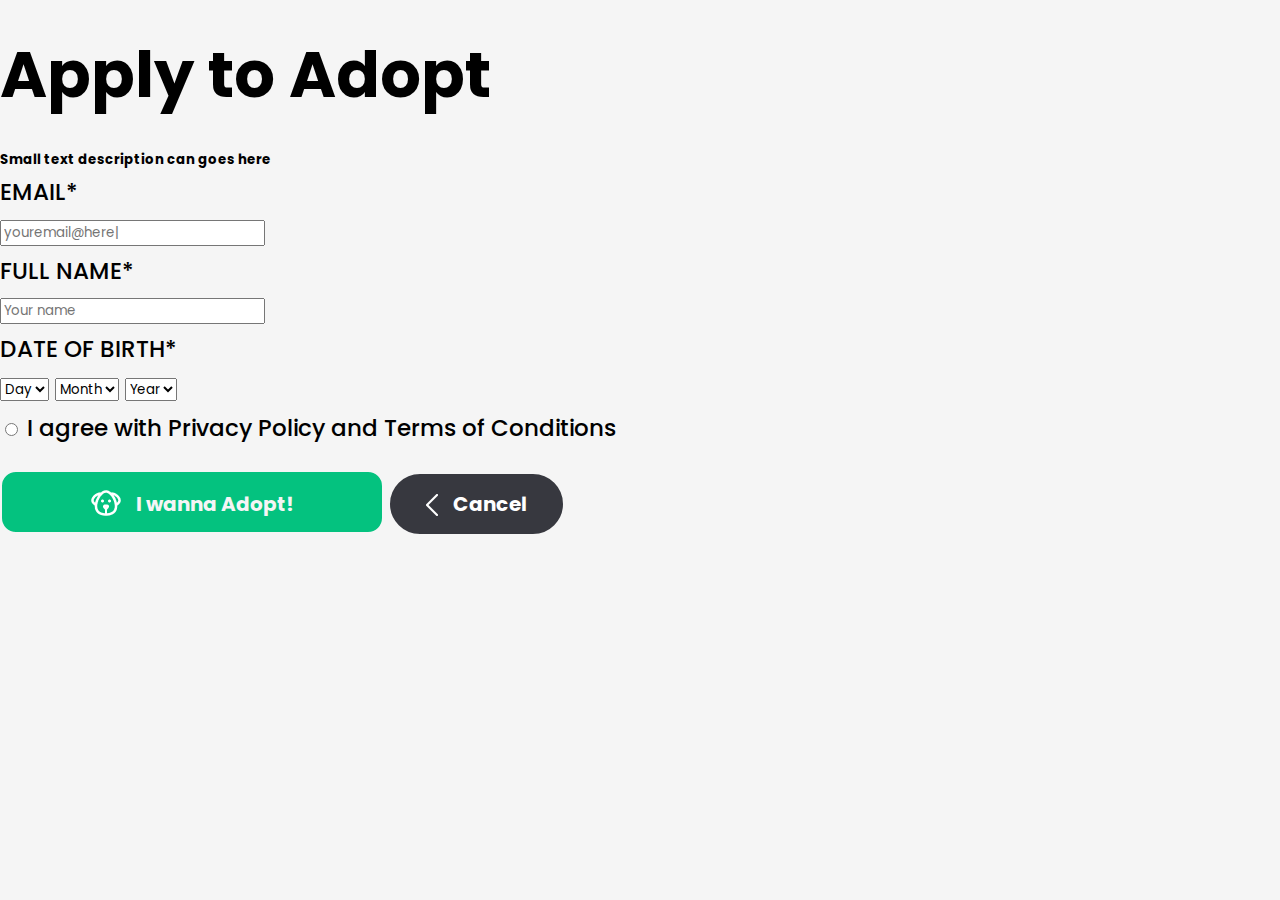
<file: ForeverHomesShelter/pages/adopt.html>
<!DOCTYPE html>
<html>
    <head>
        <title>Forever Homes Shelter</title>
        <meta charset="UTF-8" />
        <meta name="viewport" content="width=device-width, initial-scale=1.0">
        <link rel="preconnect" href="https://fonts.googleapis.com">
        <link rel="preconnect" href="https://fonts.gstatic.com" crossorigin>
        <link href="https://fonts.googleapis.com/css2?family=Montserrat:wght@600;700&family=Poppins:wght@700&display=swap" rel="stylesheet">
        <link rel="preconnect" href="https://fonts.googleapis.com">
        <link rel="preconnect" href="https://fonts.gstatic.com" crossorigin>
        <link href="https://fonts.googleapis.com/css2?family=Inter:wght@500;700&family=Montserrat:wght@600;700&family=Poppins:wght@700&display=swap" rel="stylesheet">
        <link rel="stylesheet" href="../css/styles.css">
    </head>
    <body>
        <h1>Apply to Adopt</h1>
        <h5>Small text description can goes here</h5>
        <form>
            <p>
                <label>EMAIL*</label></br>
                <input type="email" placeholder="youremail@here|"/>
            </p>
            <p>
                <label>FULL NAME*</label></br>
                <input type="text" placeholder="Your name" />
            </p>
            <p>
                <label>DATE OF BIRTH*</label></br>
                <select name="day" id="day">
                    <option value="day">Day</option>
                </select>
                <select name="month" id="month">
                    <option value="month">Month</option>
                </select>
                <select name="year" id="year">
                    <option value="year">Year</option>
                </select>
            </p>
            <p>
                <input type="radio" id="termosCondicoes" name="metodoPagamento" value="termosCondicoes"/>
                <label for="termosCondicoes">I agree with Privacy Policy and Terms of Conditions</label>
            </p>
                <button class="botaoIWannaAdopt" onclick="window.location.href = 'success.html';"><img class="iconeCao" src="../img/png/iconeCaoBranco.png"/>I wanna Adopt!</button>
            <button class="botaoCancel"><img class="iconeSetaEsquerda" src="../img/png/setaEsquerda.png"/>Cancel</button>
        </form>
    </body>
</html>
</file>
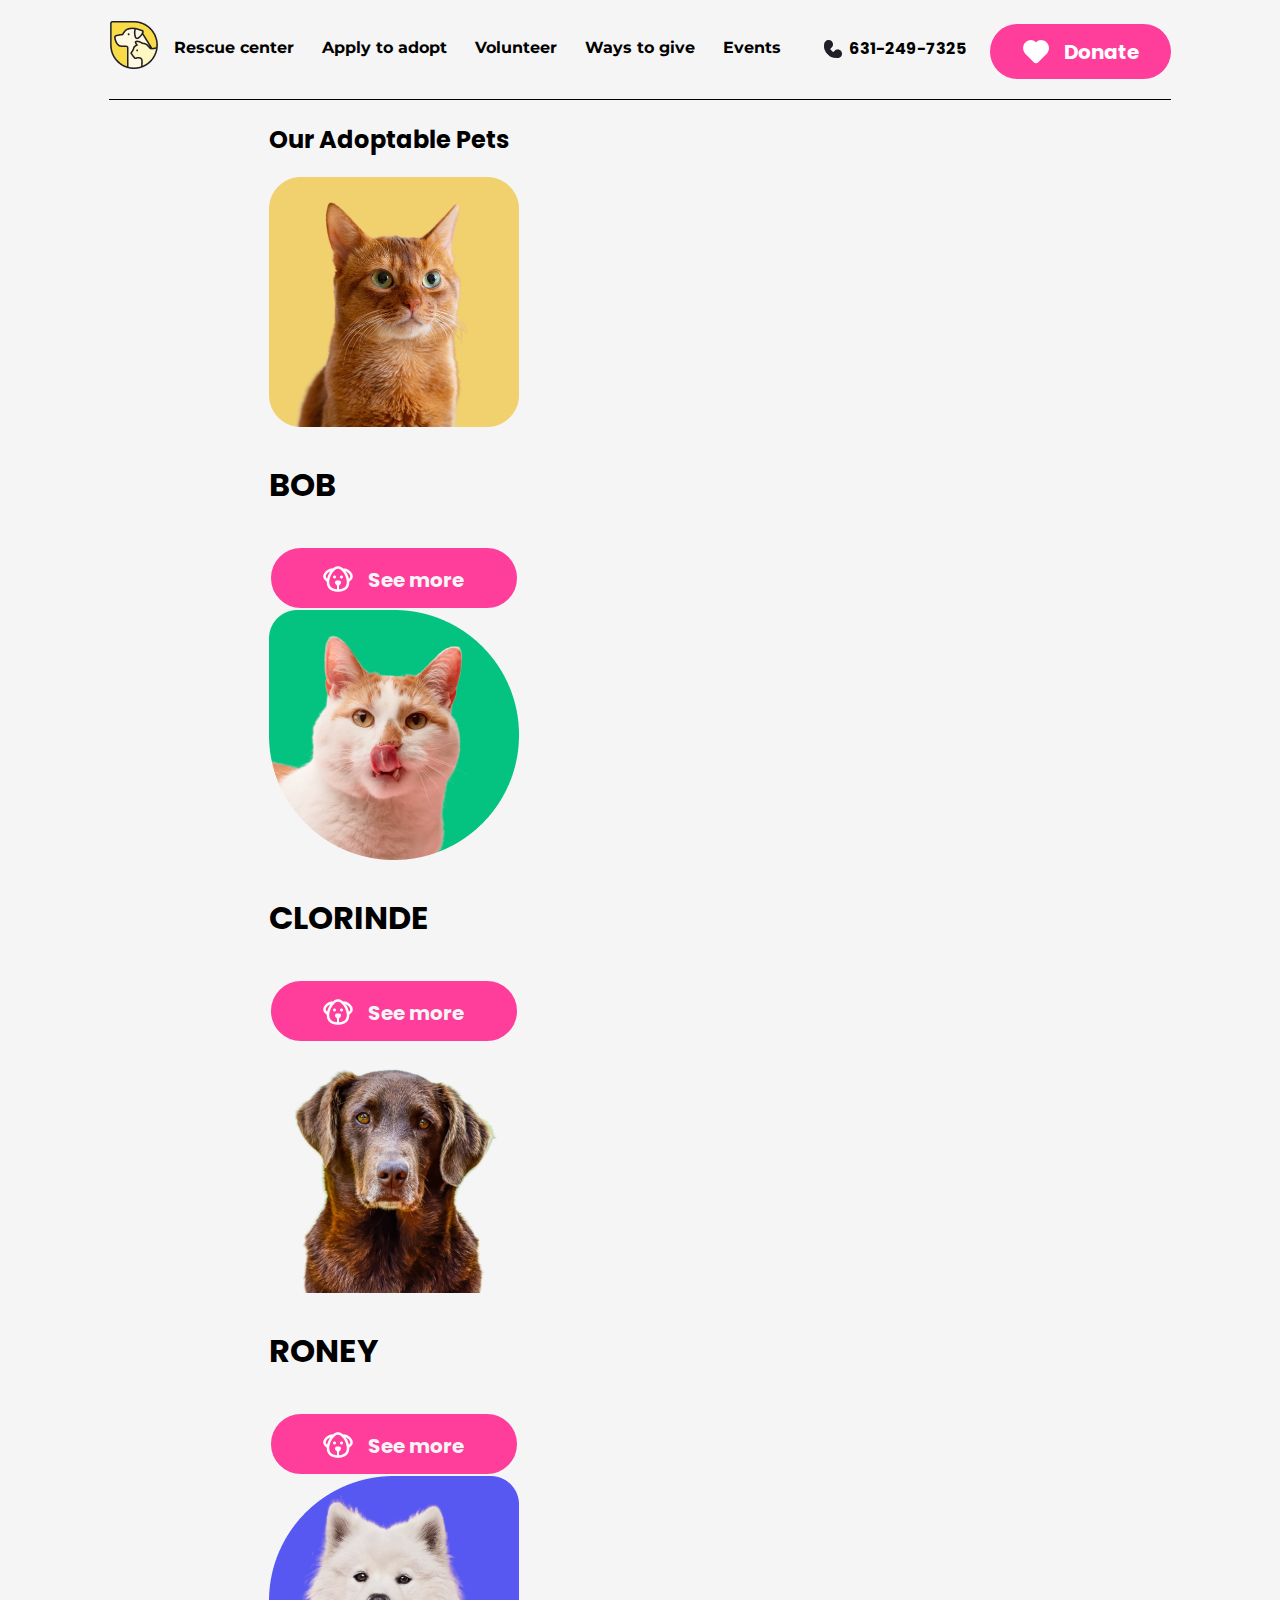
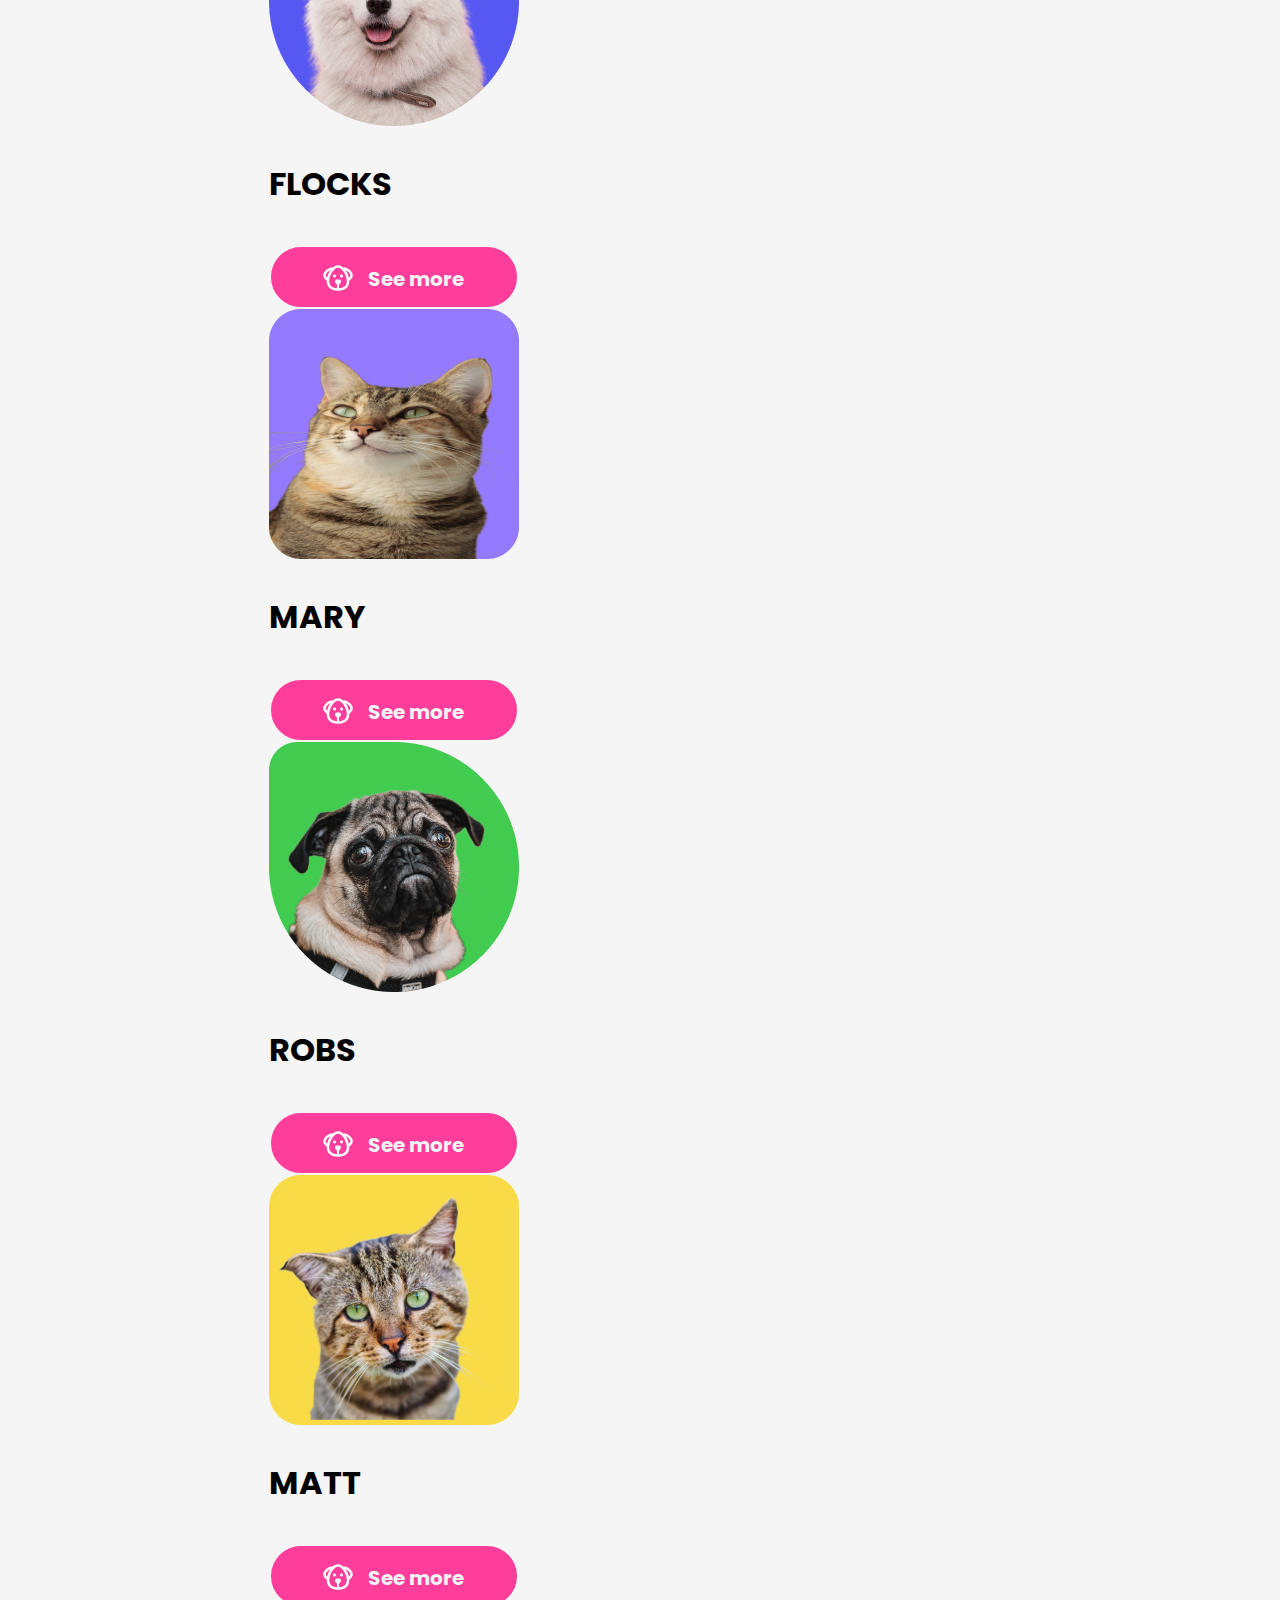
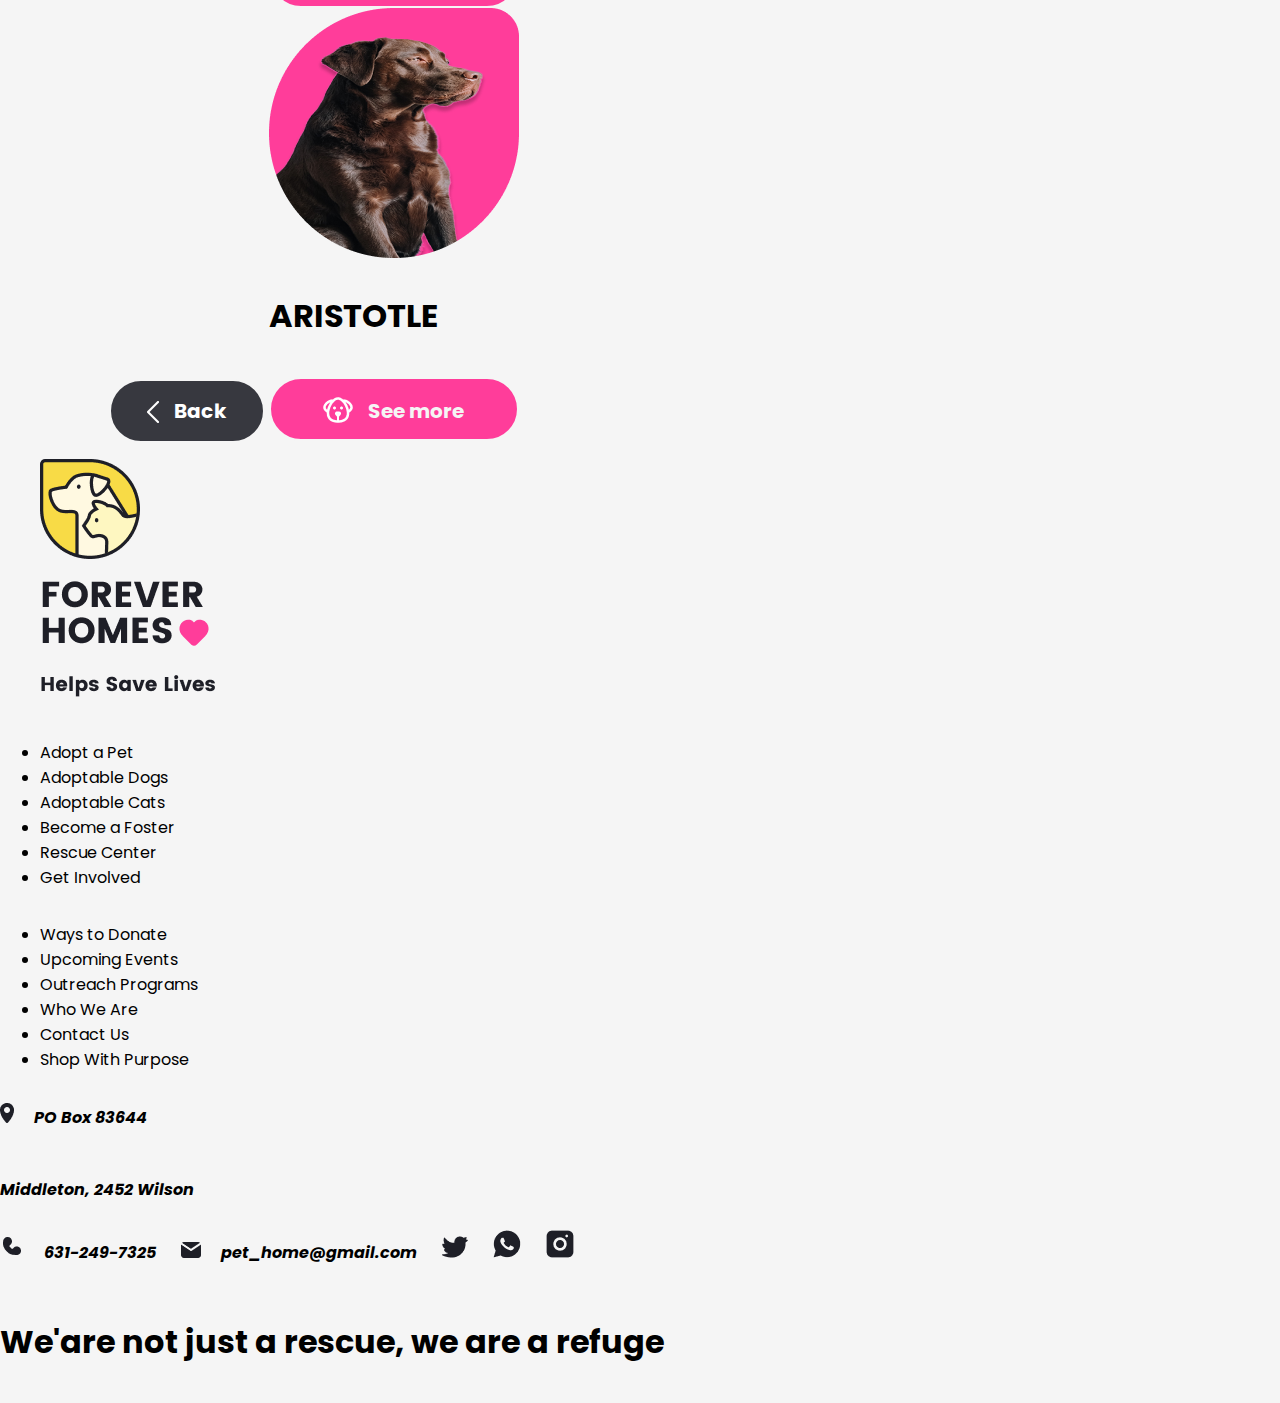
<file: ForeverHomesShelter/pages/adoptable.html>
<!DOCTYPE html>
<html>
    <head>
        <title>Forever Homes Shelter</title>
        <meta charset="UTF-8" />
        <meta name="viewport" content="width=device-width, initial-scale=1.0">
        <link rel="preconnect" href="https://fonts.googleapis.com">
        <link rel="preconnect" href="https://fonts.gstatic.com" crossorigin>
        <link href="https://fonts.googleapis.com/css2?family=Montserrat:wght@600;700&family=Poppins:wght@700&display=swap" rel="stylesheet">
        <link rel="preconnect" href="https://fonts.googleapis.com">
        <link rel="preconnect" href="https://fonts.gstatic.com" crossorigin>
        <link href="https://fonts.googleapis.com/css2?family=Inter:wght@500;700&family=Montserrat:wght@600;700&family=Poppins:wght@700&display=swap" rel="stylesheet">
        <link rel="stylesheet" href="../css/styles.css">
    </head>
    <body>
        <header>
            <figure class="logotipo">
                <img src="../img/png/logo.png" alt="logotipo forever homes shelter"/>
            </figure>
            <nav>
                <a class="menuHeader" href="#">Rescue center</a> 
                <a class="menuHeader" href="#">Apply to adopt</a>
                <a class="menuHeader" href="#">Volunteer</a>
                <a class="menuHeader" href="#">Ways to give</a>
                <a class="menuHeader" href="#">Events</a>
            </nav>
            <aside>
                <img class="iconeFone" src="../img/png/fone.png" alt="telefone"/><h4 class="telefone">631-249-7325</h4>
                <!--<button class="botaoDonate" onclick="window.location.href = 'donate.html';"><img class="iconeCoracao" src="../img/png/coracao.png"/>Donate</button>-->
                <button class="botaoDonate" onclick="exibeModalDonate()"><img class="iconeCoracao" src="../img/png/coracao.png"/>Donate</button>
            </aside>
        </header>
        <main>
            <button class="botaoBack" onclick="window.location.href = 'index.html';"><img class="iconeSetaEsquerda" src="../img/png/setaEsquerda.png"/>Back</button>
            <section>
                <h2>Our Adoptable Pets</h2>
                <section>
                    <img src="../img/png/bob.png"/>
                    <h3>BOB</h3>
                    <button class="botaoSeeMore"><img class="iconeCao" src="../img/png/iconeCaoBranco.png"/>See more</button>
                </section>
                <section>
                    <img src="../img/png/clorinde.png"/>
                    <h3>CLORINDE</h3>
                    <button class="botaoSeeMore"><img class="iconeCao" src="../img/png/iconeCaoBranco.png"/>See more</button>
                </section>
                <section>
                    <img src="../img/png/roney.png"/>
                    <h3>RONEY</h3>
                    <button class="botaoSeeMore"><img class="iconeCao" src="../img/png/iconeCaoBranco.png"/>See more</button>
                </section>
                <section>
                    <img src="../img/png/flocks.png"/>
                    <h3>FLOCKS</h3>
                    <button class="botaoSeeMore"><img class="iconeCao" src="../img/png/iconeCaoBranco.png"/>See more</button>
                </section>
                <section>
                    <img src="../img/png/mary.png"/>
                    <h3>MARY</h3>
                    <button class="botaoSeeMore"><img class="iconeCao" src="../img/png/iconeCaoBranco.png"/>See more</button>
                </section>
                <section>
                    <img src="../img/png/robs.png"/>
                    <h3>ROBS</h3>
                    <button class="botaoSeeMore"><img class="iconeCao" src="../img/png/iconeCaoBranco.png"/>See more</button>
                </section>
                <section>
                    <img src="../img/png/matt.png"/>
                    <h3>MATT</h3>
                    <button class="botaoSeeMore"><img class="iconeCao" src="../img/png/iconeCaoBranco.png"/>See more</button>
                </section>
                <section>
                    <img src="../img/png/aristotle.png"/>
                    <h3>ARISTOTLE</h3>
                    <button class="botaoSeeMore"><img class="iconeCao" src="../img/png/iconeCaoBranco.png"/>See more</button>
                </section>
            </section>
        </main>

        <footer>
            <figure><img src="../img/png/logoFooter.png"></figure>
            <section>
                <ul>
                    <li>Adopt a Pet</li>
                    <li>Adoptable Dogs</li>
                    <li>Adoptable Cats</li>
                    <li>Become a Foster</li>
                    <li>Rescue Center</li>
                    <li>Get Involved</li>
                </ul>
            </section>
            <section>
                <ul>
                    <li>Ways to Donate</li>
                    <li>Upcoming Events</li>
                    <li>Outreach Programs</li>
                    <li>Who We Are</li>
                    <li>Contact Us</li>
                    <li>Shop With Purpose</li>
                </ul>
            </section>
            <address>
                <img class="telefone" src="../img/png/iconeLocal.png" alt="local"/><h4 class="telefone">PO Box 83644</h4>
                <h4>Middleton, 2452 Wilson</h4>
                <img class="telefone" src="../img/png/telefone.png" alt="telefone"/><h4 class="telefone">631-249-7325</h4>
                <img class="telefone" src="../img/png/iconeEmail.png" alt="email"/><h4 class="telefone">pet_home@gmail.com</h4>
                <img class="telefone" src="../img/png/iconeTwitter.png" alt="iconeTwitter"/>
                <img class="telefone" src="../img/png/iconeWhatsApp.png" alt="iconeWhatsApp"/>
                <img class="telefone" src="../img/png/iconeInstagram.png" alt="iconeInstagram"/>
            </address>
        </footer>
        <section>
            <H3>We'are not just a rescue, we are a refuge</H3>
        </section>
        <!--MODAL-->
        <div class="modalDonate" id="modalDonate">
            <h2>Choose your Donate</h2>
            <form action="success.html">
                <p>
                    <label class="lblColor">EMAIL<span>*</span></label></br>
                    <input type="email" placeholder="youremail@here|"/>
                </p>
                <p>
                    <label class="lblColor">HOW MUCH CAN YOU HELP?<span>*</span></label></br>
                    <input type="text" placeholder="R$ 95,00" />
                </p>
                <p>
                    <label class="lblColor">PAYMENT METHOD<span>*</span></label></br>
                    <label for="pix">Pix</label>
                    <input type="radio" id="pix" name="metodoPagamento" value="pix"/>
                    <label for="creditCard">Credit Card</label>
                    <input type="radio" id="creditCard" name="metodoPagamento" value="creditCard"/>
                    <label for="paypal">Paypal</label>
                    <input type="radio" id="paypal" name="metodoPagamento" value="paypal"/>
                </p>
                <button class="botaoIWannaHelp" type="submit"><img class="iconeCoracao" src="../img/png/coracao.png"/>I wanna Help!</button>
                <button class="botaoCancel" type="reset" onclick="escondeModalDonate()"><img class="iconeSetaEsquerda" src="../img/png/setaEsquerda.png"/>Cancel</button>
            </form>
        </div>
        <script src="../js/script.js"></script>
    </body>
</html>
</file>
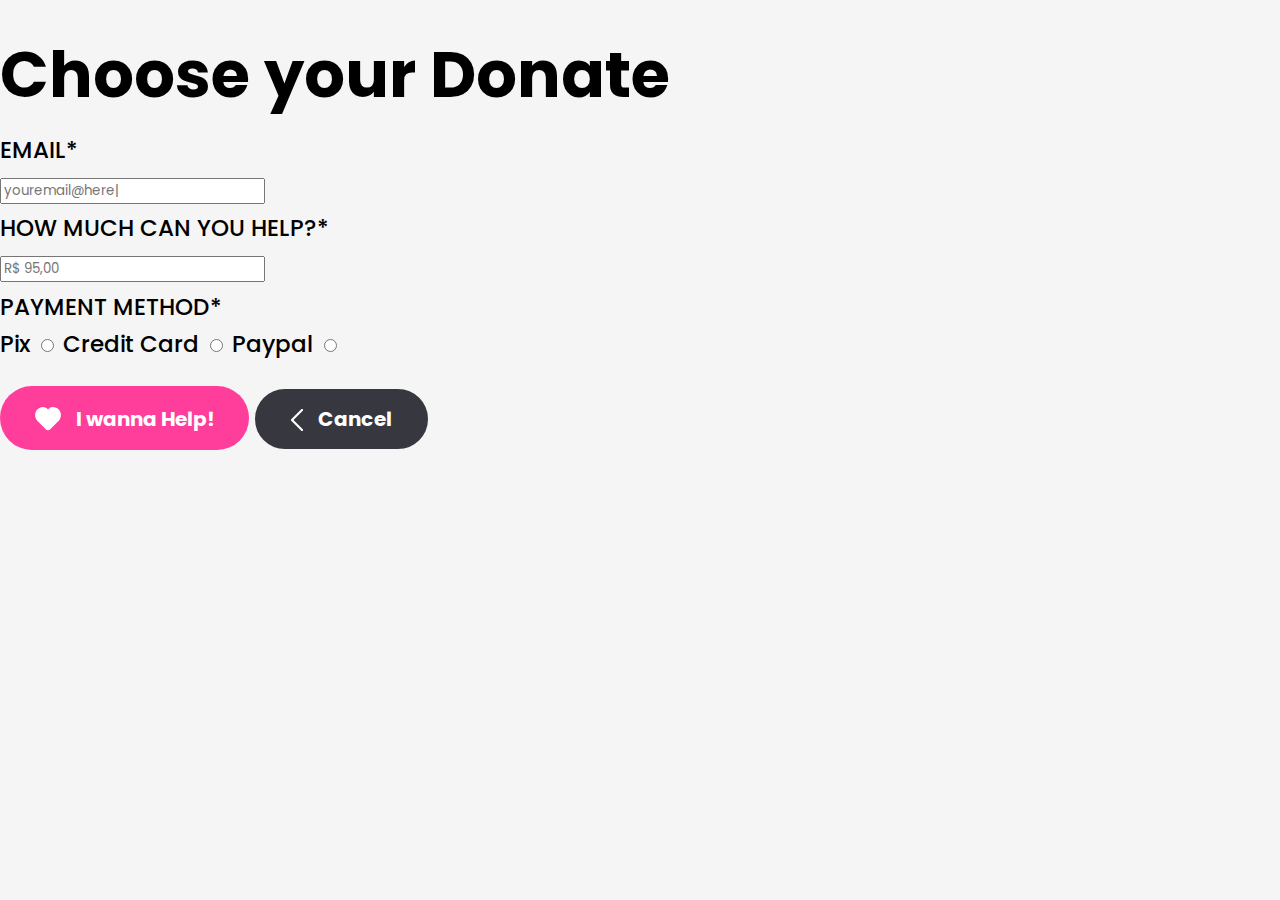
<file: ForeverHomesShelter/pages/donate.html>
<!DOCTYPE html>
<html>
    <head>
        <title>Forever Homes Shelter</title>
        <meta charset="UTF-8" />
        <meta name="viewport" content="width=device-width, initial-scale=1.0">
        <link rel="preconnect" href="https://fonts.googleapis.com">
        <link rel="preconnect" href="https://fonts.gstatic.com" crossorigin>
        <link href="https://fonts.googleapis.com/css2?family=Montserrat:wght@600;700&family=Poppins:wght@700&display=swap" rel="stylesheet">
        <link rel="preconnect" href="https://fonts.googleapis.com">
        <link rel="preconnect" href="https://fonts.gstatic.com" crossorigin>
        <link href="https://fonts.googleapis.com/css2?family=Inter:wght@500;700&family=Montserrat:wght@600;700&family=Poppins:wght@700&display=swap" rel="stylesheet">
        <link rel="stylesheet" href="../css/styles.css">
    </head>
    <body>
        <h1>Choose your Donate</h1>
        <form>
            <p>
                <label>EMAIL*</label></br>
                <input type="email" placeholder="youremail@here|"/>
            </p>
            <p>
                <label>HOW MUCH CAN YOU HELP?*</label></br>
                <input type="text" placeholder="R$ 95,00" />
            </p>
            <p>
                <label>PAYMENT METHOD*</label></br>
                <label for="pix">Pix</label>
                <input type="radio" id="pix" name="metodoPagamento" value="pix"/>
                <label for="creditCard">Credit Card</label>
                <input type="radio" id="creditCard" name="metodoPagamento" value="creditCard"/>
                <label for="paypal">Paypal</label>
                <input type="radio" id="paypal" name="metodoPagamento" value="paypal"/>
            </p>
            <button class="botaoIWannaHelp" onclick="window.location.href = 'success.html';"><img class="iconeCoracao" src="../img/png/coracao.png"/>I wanna Help!</button>
            <button class="botaoCancel"><img class="iconeSetaEsquerda" src="../img/png/setaEsquerda.png"/>Cancel</button>
        </form>
    </body>
</html>
</file>
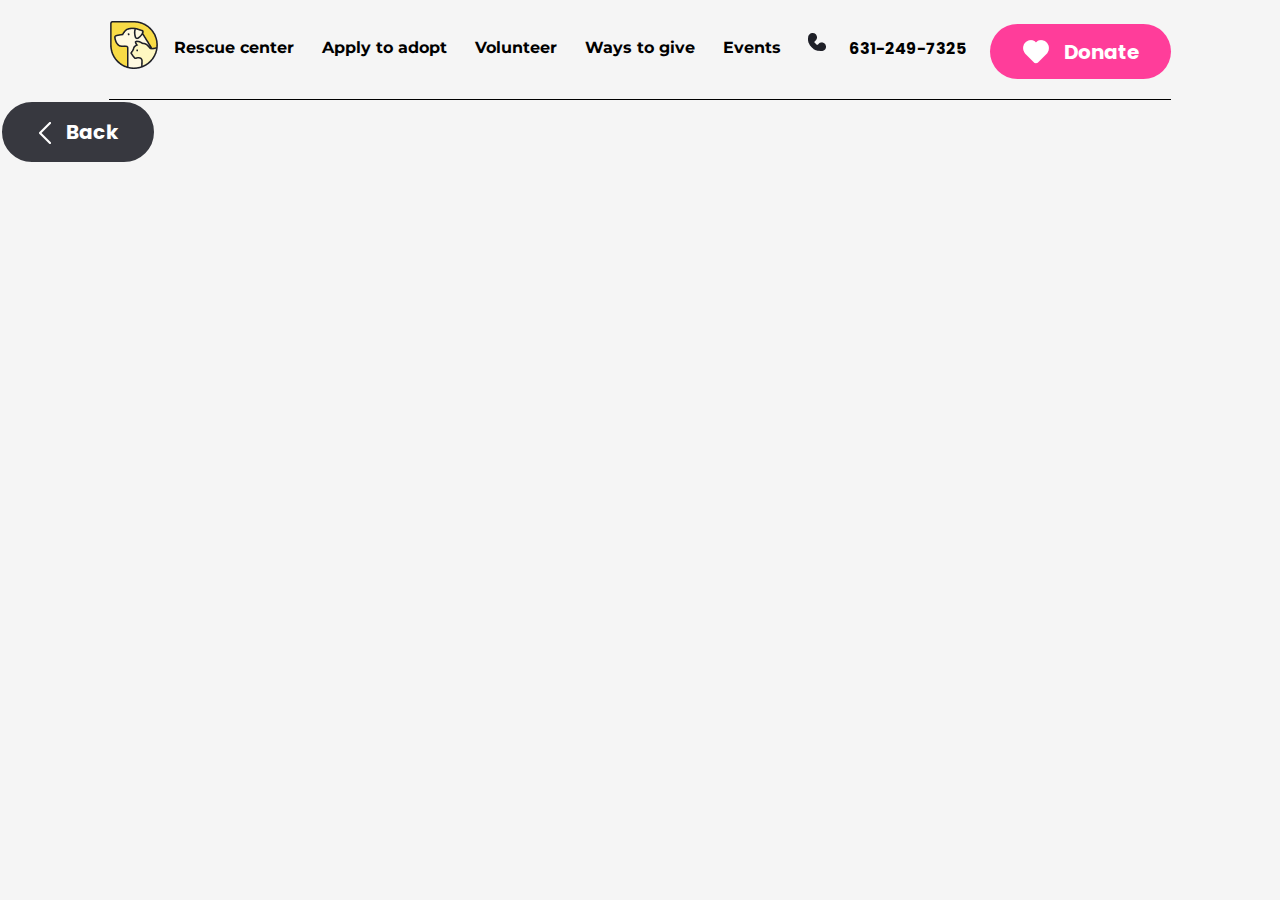
<file: ForeverHomesShelter/pages/success.html>
<!DOCTYPE html>
<html>
    <head>
        <title>Forever Homes Shelter</title>
        <meta charset="UTF-8" />
        <meta name="viewport" content="width=device-width, initial-scale=1.0">
        <link rel="preconnect" href="https://fonts.googleapis.com">
        <link rel="preconnect" href="https://fonts.gstatic.com" crossorigin>
        <link href="https://fonts.googleapis.com/css2?family=Montserrat:wght@600;700&family=Poppins:wght@700&display=swap" rel="stylesheet">
        <link rel="preconnect" href="https://fonts.googleapis.com">
        <link rel="preconnect" href="https://fonts.gstatic.com" crossorigin>
        <link href="https://fonts.googleapis.com/css2?family=Inter:wght@500;700&family=Montserrat:wght@600;700&family=Poppins:wght@700&display=swap" rel="stylesheet">
        <link rel="stylesheet" href="../css/styles.css">
    </head>
    <body>
        <header>
            <figure class="logotipo">
                <img src="../img/png/logo.png" alt="logotipo forever homes shelter"/>
            </figure>
            <nav>
                <a class="menuHeader" href="#">Rescue center</a> 
                <a class="menuHeader" href="#">Apply to adopt</a>
                <a class="menuHeader" href="#">Volunteer</a>
                <a class="menuHeader" href="#">Ways to give</a>
                <a class="menuHeader" href="#">Events</a>
            </nav>
            <aside>
                <img class="telefone" src="../img/png/telefone.png" alt="telefone"/><h4 class="telefone">631-249-7325</h4>
                <button class="botaoDonate" onclick="exibeModalDonate()"><img class="iconeCoracao" src="../img/png/coracao.png"/>Donate</button>
            </aside>
        </header>
        <button class="botaoBack" onclick="window.location.href = 'index.html';"><img class="iconeSetaEsquerda" src="../img/png/setaEsquerda.png"/>Back</button>
        <!--MODAL-->
        <div class="modalDonate" id="modalDonate">
            <!--<div class="modalDonateContent">
                <span class="close" id="btnCloseModalDonate">&times;</span>
                <h2>Modal Donate</h2>
            </div>-->
            <h2>Choose your Donate</h2>
            <form action="success.html">
                <p>
                    <label class="lblColor">EMAIL<span>*</span></label></br>
                    <input type="email" placeholder="youremail@here|"/>
                </p>
                <p>
                    <label class="lblColor">HOW MUCH CAN YOU HELP?<span>*</span></label></br>
                    <input type="text" placeholder="R$ 95,00" />
                </p>
                <p>
                    <label class="lblColor">PAYMENT METHOD<span>*</span></label></br>
                    <label for="pix">Pix</label>
                    <input type="radio" id="pix" name="metodoPagamento" value="pix"/>
                    <label for="creditCard">Credit Card</label>
                    <input type="radio" id="creditCard" name="metodoPagamento" value="creditCard"/>
                    <label for="paypal">Paypal</label>
                    <input type="radio" id="paypal" name="metodoPagamento" value="paypal"/>
                </p>
                <button class="botaoIWannaHelp" type="submit"><img class="iconeCoracao" src="../img/png/coracao.png"/>I wanna Help!</button>
                <button class="botaoCancel" type="reset" onclick="escondeModalDonate()"><img class="iconeSetaEsquerda" src="../img/png/setaEsquerda.png"/>Cancel</button>
            </form>
        </div>
        <script src="../js/script.js"></script>
    </body>
</html>
</file>
<file: ForeverHomesShelter/home/css/stylehome.css>
*{
  box-sizing: border-box;
  font-family: 'Montserrat', sans-serif;
  font-family: 'Poppins', sans-serif;
}

/*
header{
  height: 100%;
  width: 85%;
  background-color: aquamarine;
  margin: auto;
  border-bottom: 1px solid black;
}

main{
  height: 100%;
  width: 85%;
  background-color:darkgoldenrod;
  margin: auto;
}

.menuHeader{
  text-decoration: none;
  font-weight: 700;
  size: 20px;
  line-height: 5px;
  /*padding: 0px 5px 0px 5px;*/
  /*align-content: center;*/
/*}*/

.botaoDonate{
  width: 181px;
  height: 64px;
  padding: 16px, 32px, 16px, 32px;
  border-radius: 32px;
  gap: 8px;
  border: none;
  color: white;
  background-color: #FF3D9A;
  font-weight:700;
  font-size:   20px;

  /*position: relative;
  margin-left: 23.5%;
  margin-top: 0px;*/
}

.botaoIconApplyToAdopt{
  width: 263px;
  height: 64px;
  padding: 16px, 32px, 16px, 32px;
  border-radius: 32px;
  gap: 8px;
  border: 2px solid;
  color: #1E1F27;
  background-color: #F5F5F5;
  font-weight:700;
  font-size: 20px;
}

.botaoApplyToAdopt{
    width: 223px;
    height: 64px;
    padding: 16px, 32px, 16px, 32px;
    border-radius: 32px;
    gap: 8px;
    border: 2px solid #F5F5F5;
    color: #F5F5F5;
    background-color: #1E1F27;
    font-weight:700;
    font-size: 20px;
  }

  .botaoViewAdoptables{
    width: 238px;
    height: 64px;
    padding: 16px, 32px, 16px, 32px;
    border-radius: 32px;
    gap: 8px;
    border: 2px solid #F5F5F5;
    color: #1E1F27;
    background-color: #F8DB46;
    font-weight:700;
    font-size: 20px;
  }

  .botaoRaio16GetInvolved{
    width: 224px;
    height: 64px;
    padding: 16px, 24px, 16px, 24px;
    border-radius: 16px;
    gap: 8px;
    border: 2px solid #F5F5F5;
    color: #1E1F27;
    background-color: #04C27F;
    font-weight:700;
    font-size: 20px;
  }

  .botaoGetInvolved{
    width: 224px;
    height: 64px;
    padding: 16px, 24px, 16px, 24px;
    border-radius: 16px;
    gap: 8px;
    border: 2px solid #F5F5F5;
    color: #1E1F27;
    background-color: #F1D06E;
    font-weight:700;
    font-size: 20px;
  }

  .botaoGiveMonthly{
    width: 224px;
    height: 64px;
    padding: 16px, 24px, 16px, 24px;
    border-radius: 16px;
    gap: 8px;
    border: 2px solid #F5F5F5;
    color: #1E1F27;
    background-color: #FF3D9A;
    font-weight:700;
    font-size: 20px;
  }

  .botaoLearnMore{
    width: 224px;
    height: 64px;
    padding: 16px, 24px, 16px, 24px;
    border-radius: 16px;
    gap: 8px;
    border: 2px solid #F5F5F5;
    color: #1E1F27;
    background-color: #5758F1;
    font-weight:700;
    font-size: 20px;
  }

  .botaoSubscribe{
    width: 238px;
    height: 64px;
    padding: 16px, 32px, 16px, 32px;
    border-radius: 32px;
    gap: 8px;
    border: 2px solid #F5F5F5;
    color: #1E1F27;
    background-color: #F8DB46;
    font-weight:700;
    font-size: 20px;
  }


.iconeCao, .iconeCoracao{
  position: relative;
  top: 5px;
  padding-right: 15px;
  /*border: 2px black solid;*/
}
/*
.logotipo, nav, aside, h6, p{
  display: inline;
}

.logotipo{
  position: relative;
  margin-left: -5px;
  margin-top: 0px;
}

.caoGatoCasa{
  clear: left;
  background-color: brown;
  width: 30%;  
}

nav{
  position: absolute;
  margin-top: 5px;
  background-color: chartreuse;
}

aside{
  background-color: darkblue;
}

section{
  background-color: #FF3D9A;
  width: 50%;
}

/*div, main, h1, p{
  display: inline;
  width: 50%;
}*/

.telefone{
  display: inline;
  font-weight: 700;
  size: 20px;
  line-height: 5px;
}
</file>
<file: ForeverHomesShelter/css/styles.css>
*{
  box-sizing: border-box;
  font-family: 'Inter', sans-serif;
  font-family: 'Montserrat', sans-serif;
  font-family: 'Poppins', sans-serif;
}

body{
  margin: 0;
  background-color: #F5F5F5;
}
section{
  display: inline-block;
  width: 55%;
}

.caoGatoCasa{
  padding-top: 2px;
  width: 42%;
}


header{
  height: 100px;
  margin-left: 8.5%;
  margin-right: 8.5%;
  padding-top: 5px;
}

main{
  display:inline-block;
  margin-left: 8.5%;
  margin-right: 8.5%;
  padding-top: 0px;
}



h1{
  font-weight:700;
  font-size: 64px;
  line-height: 1;
}

h3{
  position: relative;
  top: -5px;
  font-weight:700;
  font-size: 32px;
  }

p{
  margin-top: -18px;
  line-height: 1.6;
  font-family: Inter;
  font-size: 23px;
  padding: 0px 50px 0px 0px;
  font-weight: 500;
}


  
header{
  border-bottom: 1px solid black;
}

.logotipo, nav, aside{
  display: inline-block;
}

.logotipo{
  margin-left: -5px;
  margin: 10px 0px 0px -5px;
}

nav{
  display: inline-block;
  position: absolute;
  margin-top: 30px;
  margin-left: 10px;
  width: 50%;
  
  text-align: start;
}

nav a{
  text-decoration: none;
  color: black;
  font-family: 'Montserrat', sans-serif;
  font-weight:700;
  size: 20px;
  padding: 0rem 1.5rem 0rem 0rem;
}

aside{
  float: right;
  padding: 15px 0px 15px 15px;
  width: auto;
}

.iconeTelefone{
  position: relative;
  top: 5px;
  left: -5px;
}

.telefone{
  display: inline-block;
  font-weight: 700;
  padding: 0px 20px 0px 0px;
  top: -5px;
  position: relative;
}

.iconeFone{
  display: inline-block;
  padding-right: 4px;
}

.carrossel [id*="img"]{
  width: 21%;
  padding-left: 10px;
  padding-right: 10px;
}

.botaoDonate{
  width: 181px;
  height: 55px;
  padding: 16px, 32px, 16px, 32px;
  border-radius: 32px;
  gap: 8px;
  border: none;
  color: white;
  background-color: #FF3D9A;
  font-weight:700;
  font-size:   20px;
  cursor: pointer;
}

.botaoIWannaHelp{
  width: 249px;
  height: 64px;
  padding: 16px, 32px, 16px, 32px;
  border-radius: 32px;
  gap: 8px;
  border: none;
  color: white;
  background-color: #FF3D9A;
  font-weight:700;
  font-size:   20px;
  cursor: pointer;
}

.botaoIconApplyToAdopt{
  width: 263px;
  height: 55px;
  padding: 16px, 32px, 16px, 32px;
  border-radius: 32px;
  gap: 8px;
  border: 2px solid;
  color: #1E1F27;
  background-color: #F5F5F5;
  font-weight:700;
  font-size: 20px;
  margin-left: 20px;
  cursor: pointer;
}

.botaoApplyToAdopt{
  width: 223px;
  height: 64px;
  padding: 16px, 32px, 16px, 32px;
  border-radius: 32px;
  gap: 8px;
  border: 2px solid #F5F5F5;
  color: #F5F5F5;
  background-color: #1E1F27;
  font-weight:700;
  font-size: 20px;
  cursor: pointer;
}

.botaoViewAdoptables{
  width: 238px;
  height: 64px;
  padding: 16px, 32px, 16px, 32px;
  border-radius: 32px;
  gap: 8px;
  border: 2px solid #F5F5F5;
  color: #1E1F27;
  background-color: #F8DB46;
  font-weight:700;
  font-size: 20px;
  cursor: pointer;
}

.botaoRaio16ViewAdoptables{
  width: 224px;
  height: 64px;
  padding: 16px, 24px, 16px, 24px;
  border-radius: 16px;
  gap: 8px;
  border: 2px solid #F5F5F5;
  color: #1E1F27;
  background-color: #04C27F;
  font-weight:700;
  font-size: 20px;
  cursor: pointer;
}

.botaoGetInvolved{
  width: 224px;
  height: 64px;
  padding: 16px, 24px, 16px, 24px;
  border-radius: 16px;
  gap: 8px;
  border: 2px solid #F5F5F5;
  color: #1E1F27;
  background-color: #F1D06E;
  font-weight:700;
  font-size: 20px;
  cursor: pointer;
}

.botaoGiveMonthly{
  width: 224px;
  height: 64px;
  padding: 16px, 24px, 16px, 24px;
  border-radius: 16px;
  gap: 8px;
  border: 2px solid #F5F5F5;
  color: #1E1F27;
  background-color: #FF3D9A;
  font-weight:700;
  font-size: 20px;
  cursor: pointer;
}

.botaoLearnMore{
  width: 224px;
  height: 64px;
  padding: 16px, 24px, 16px, 24px;
  border-radius: 16px;
  gap: 8px;
  border: 2px solid #F5F5F5;
  color: #1E1F27;
  background-color: #5758F1;
  font-weight:700;
  font-size: 20px;
  cursor: pointer;
}

.botaoIWannaAdopt{
  width: 384px;
  height: 64px;
  padding: 16px, 24px, 16px, 24px;
  border-radius: 16px;
  gap: 8px;
  border: 2px solid #F5F5F5;
  color: #F5F5F5;
  background-color: #04C27F;
  font-weight:700;
  font-size: 20px;
  cursor: pointer;
}

.botaoSubscribe{
  width: 238px;
  height: 64px;
  padding: 16px, 32px, 16px, 32px;
  border-radius: 32px;
  gap: 8px;
  border: 2px solid #F5F5F5;
  color: #1E1F27;
  background-color: #F8DB46;
  font-weight:700;
  font-size: 20px;
  cursor: pointer;
}

.botaoBack{
  width: 156px;
  height: 64px;
  padding: 16px, 32px, 16px, 32px;
  border-radius: 32px;
  gap: 8px;
  border: 2px solid #F5F5F5;
  color: white;
  background-color: #37383F;
  font-weight:700;
  font-size: 20px;
  cursor: pointer;
}

.botaoCancel{
  width: 177px;
  height: 64px;
  padding: 16px, 32px, 16px, 32px;
  border-radius: 32px;
  gap: 8px;
  border: 2px solid #F5F5F5;
  color: white;
  background-color: #37383F;
  font-weight:700;
  font-size: 20px;
  cursor: pointer;
}

.botaoSeeMore{
  width: 250px;
  height: 64px;
  padding: 16px, 32px, 16px, 32px;
  border-radius: 32px;
  gap: 8px;
  border: 2px solid #F5F5F5;
  color: #F5F5F5;
  background-color: #FF3D9A;
  font-weight:700;
  font-size: 20px;
  cursor: pointer;
}


.iconeCao, .iconeCoracao, .iconeSetaEsquerda{
position: relative;
top: 5px;
padding-right: 15px;
}

.statsBlock{
  background-color: #1E1F27;
  width: 100%;
  margin-top: 10%;
  margin-left: 0%;
  margin-right: 0%;
  height: 924px;
}

.statsBlockContent{
  width: 83%;
  margin-left: 8.5%;
  margin-right: 8.5%;
  padding: 40px 0px 40px 0px;
}

.statsBlockContent > h2{
  text-align: center;
  font-weight: 700;
  font-size: 56px;
  color: #FFFFFF;
  padding: 0px 120px;
  line-height: 1.3;
}

.statsBlockContent > section{
  width: 100%;
}

.statsBlockContent > section > h2{
  display: inline-block;
  width: 33.33%;
  margin: 0;
  text-align: center;
  font-weight: 700;
  font-size: 56px;
  color: #F8DB46;
}

.statsBlockContent > section > h4{
  display: inline-block;
  width: 33.33%;
  margin: 2% 0 4% 0;
  text-align: center;
  font-weight: 700;
  font-size: 32px;
  color: #FFFFFF;
}

.carousel{
  background-color: #5758F1;
  height: 326px;
  text-align: center;
  font-size: 64px;
}

/********** MODAIS **********/
.modalDonate{
  display: none;
  position: fixed;
  top: 5%;
  left: 110%;
  width: 400px;
  border-radius: 20px;
  padding: 23px;
  background-color: #FFFFFF;
  animation-duration: .5s;
  animation-fill-mode: forwards;
}

.modalDonate h2{
  text-align: center;
  font-size: 48px;
  font-weight: 700;
  margin: 0;
  line-height: 1.2;
}

.modalDonate button.botaoIWannaHelp{
  display:block;
  height: 60px;
  margin-bottom: 10px;
  margin-left: auto;
  margin-right: auto;
}

.modalDonate button.botaoCancel{
  display:block;
  height: 60px;
  margin-left: auto;
  margin-right: auto;
}

.modalDonate form input[type="text"], .modalDonate form input[type="email"]{
  display:block;
  border-radius: 8px;
  border: 1px solid;
  width: 100%;
  height: 56px;
}

.modalDonate form p{
  padding: 0;
}

.lblColor{
  color: #FF3D9A;
  font-size: 12px;
  font-weight: 700;
}

.lblColor span{
  color: #3F96FC;
}

@keyframes exibe {
  from {left:100%;}
  to {left: 35%;}
}

@keyframes oculta {
  from {left:35%;}
  to {left: 110%; display: none;}
}
</file>
